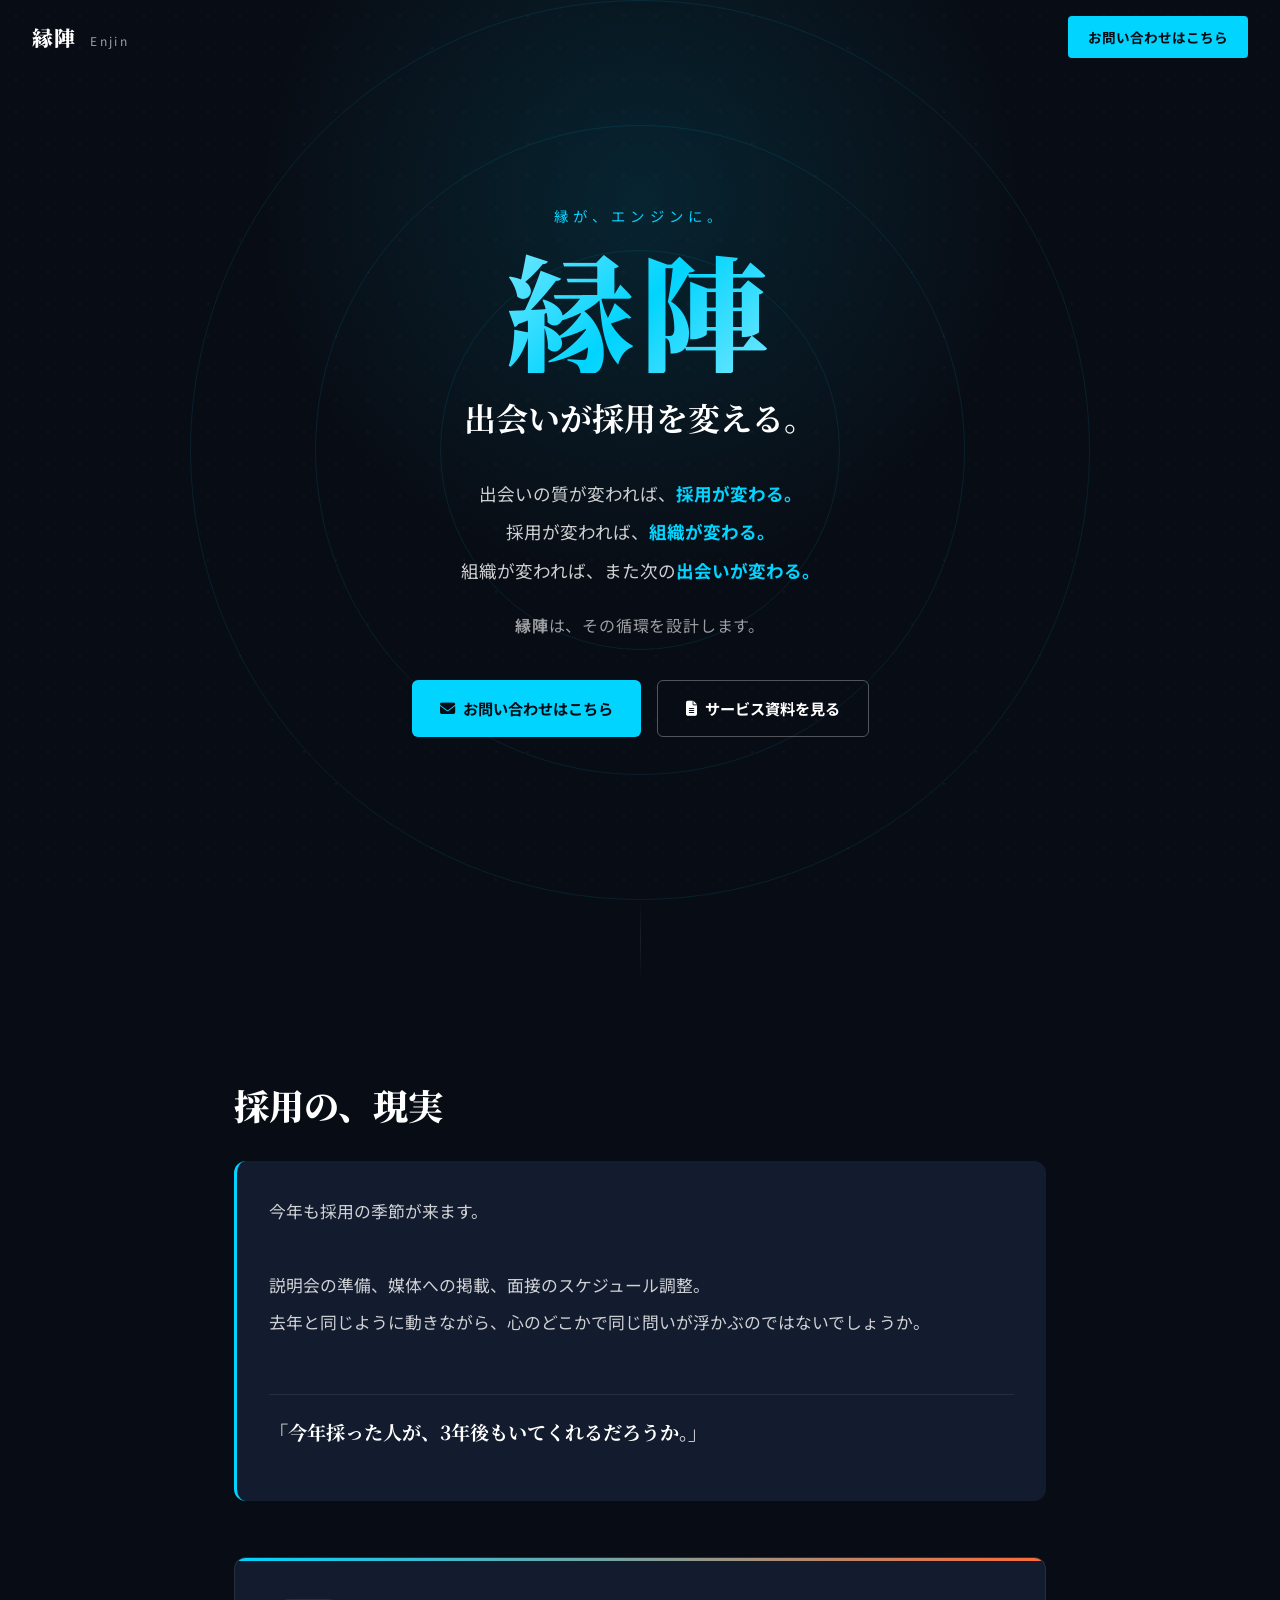
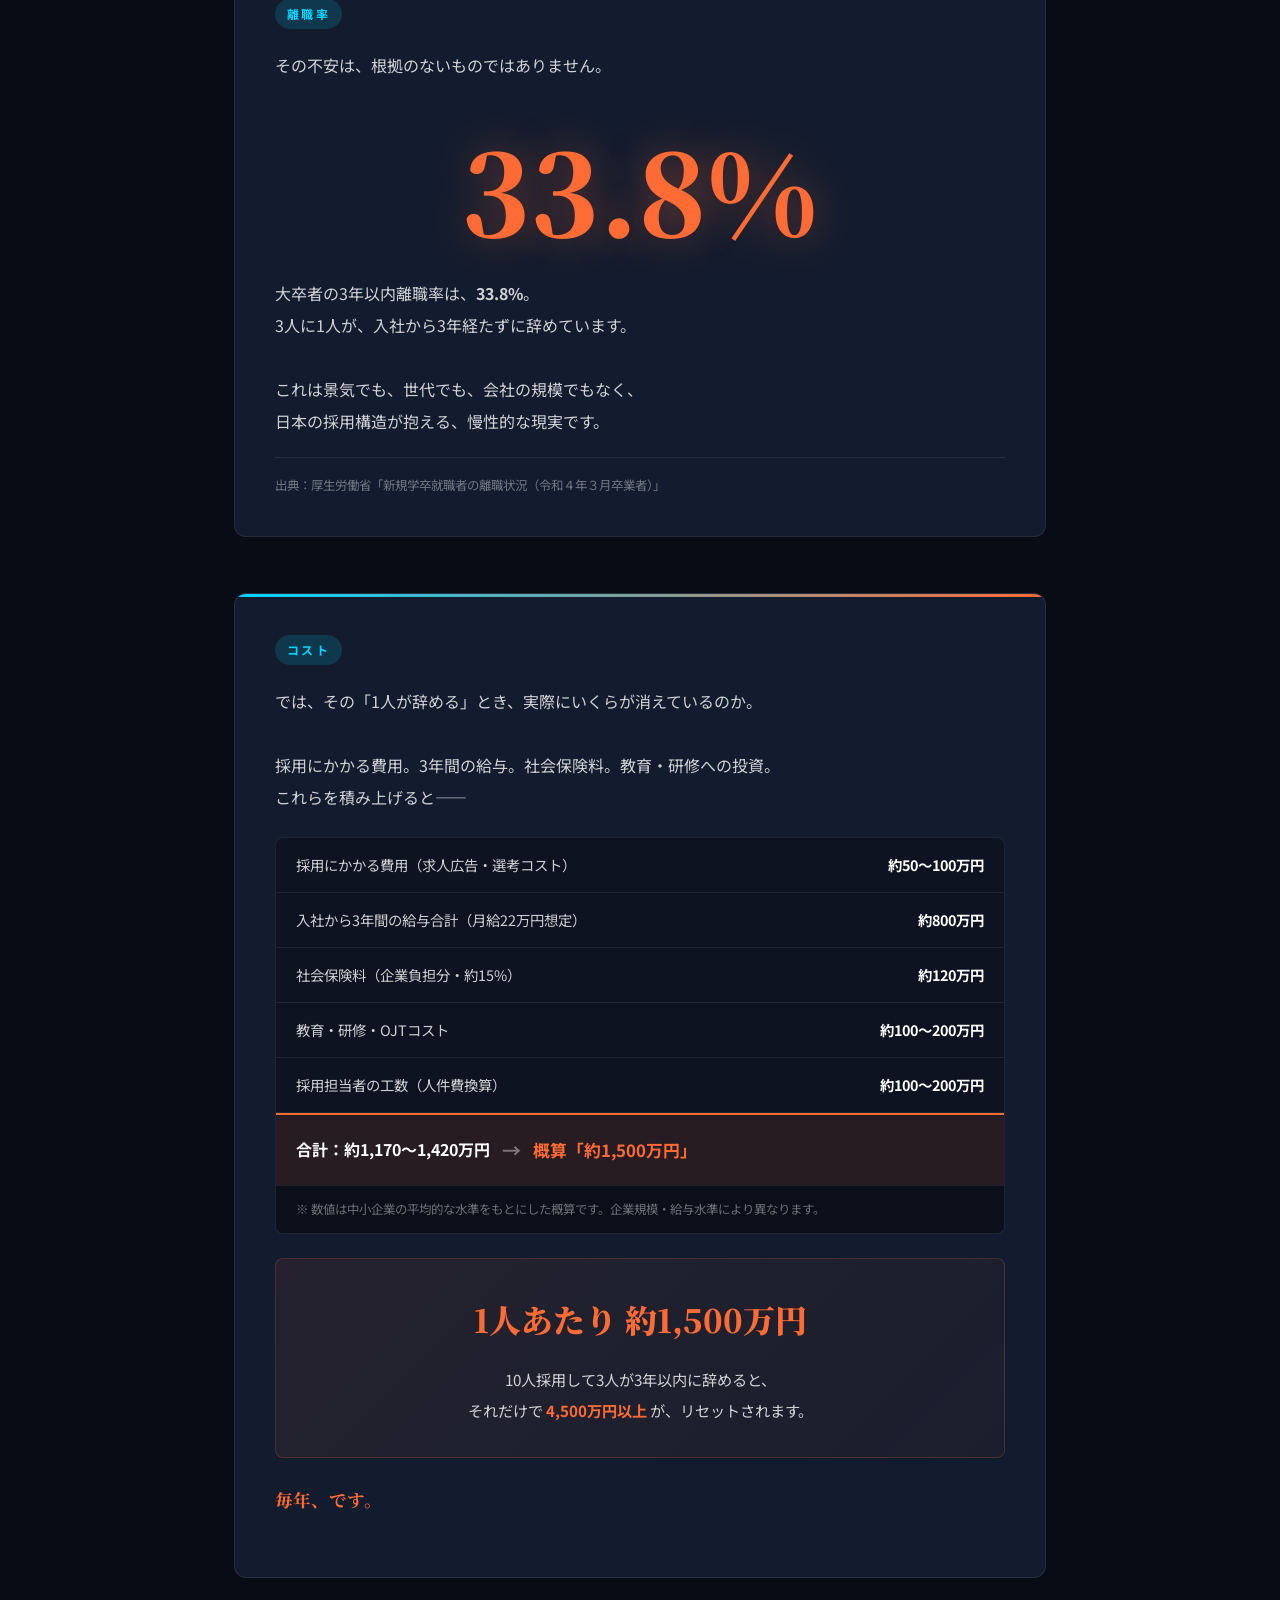
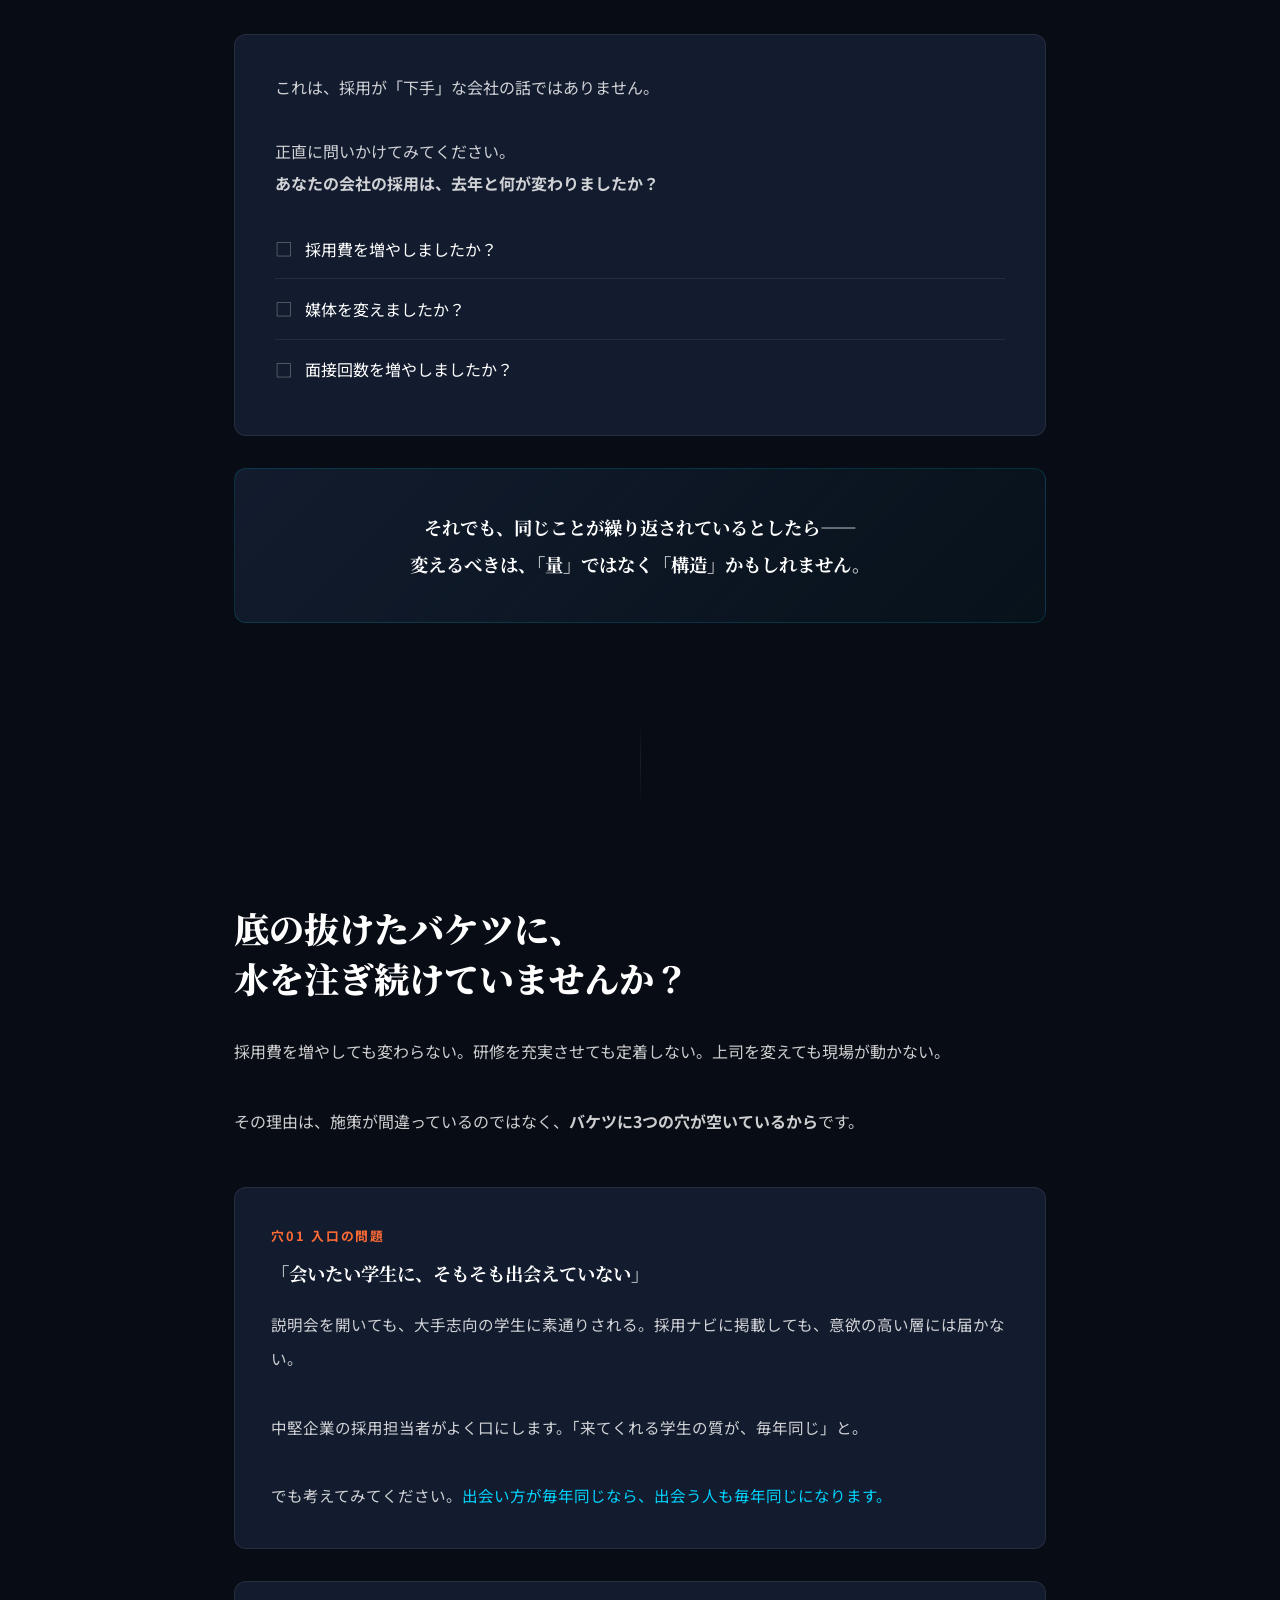
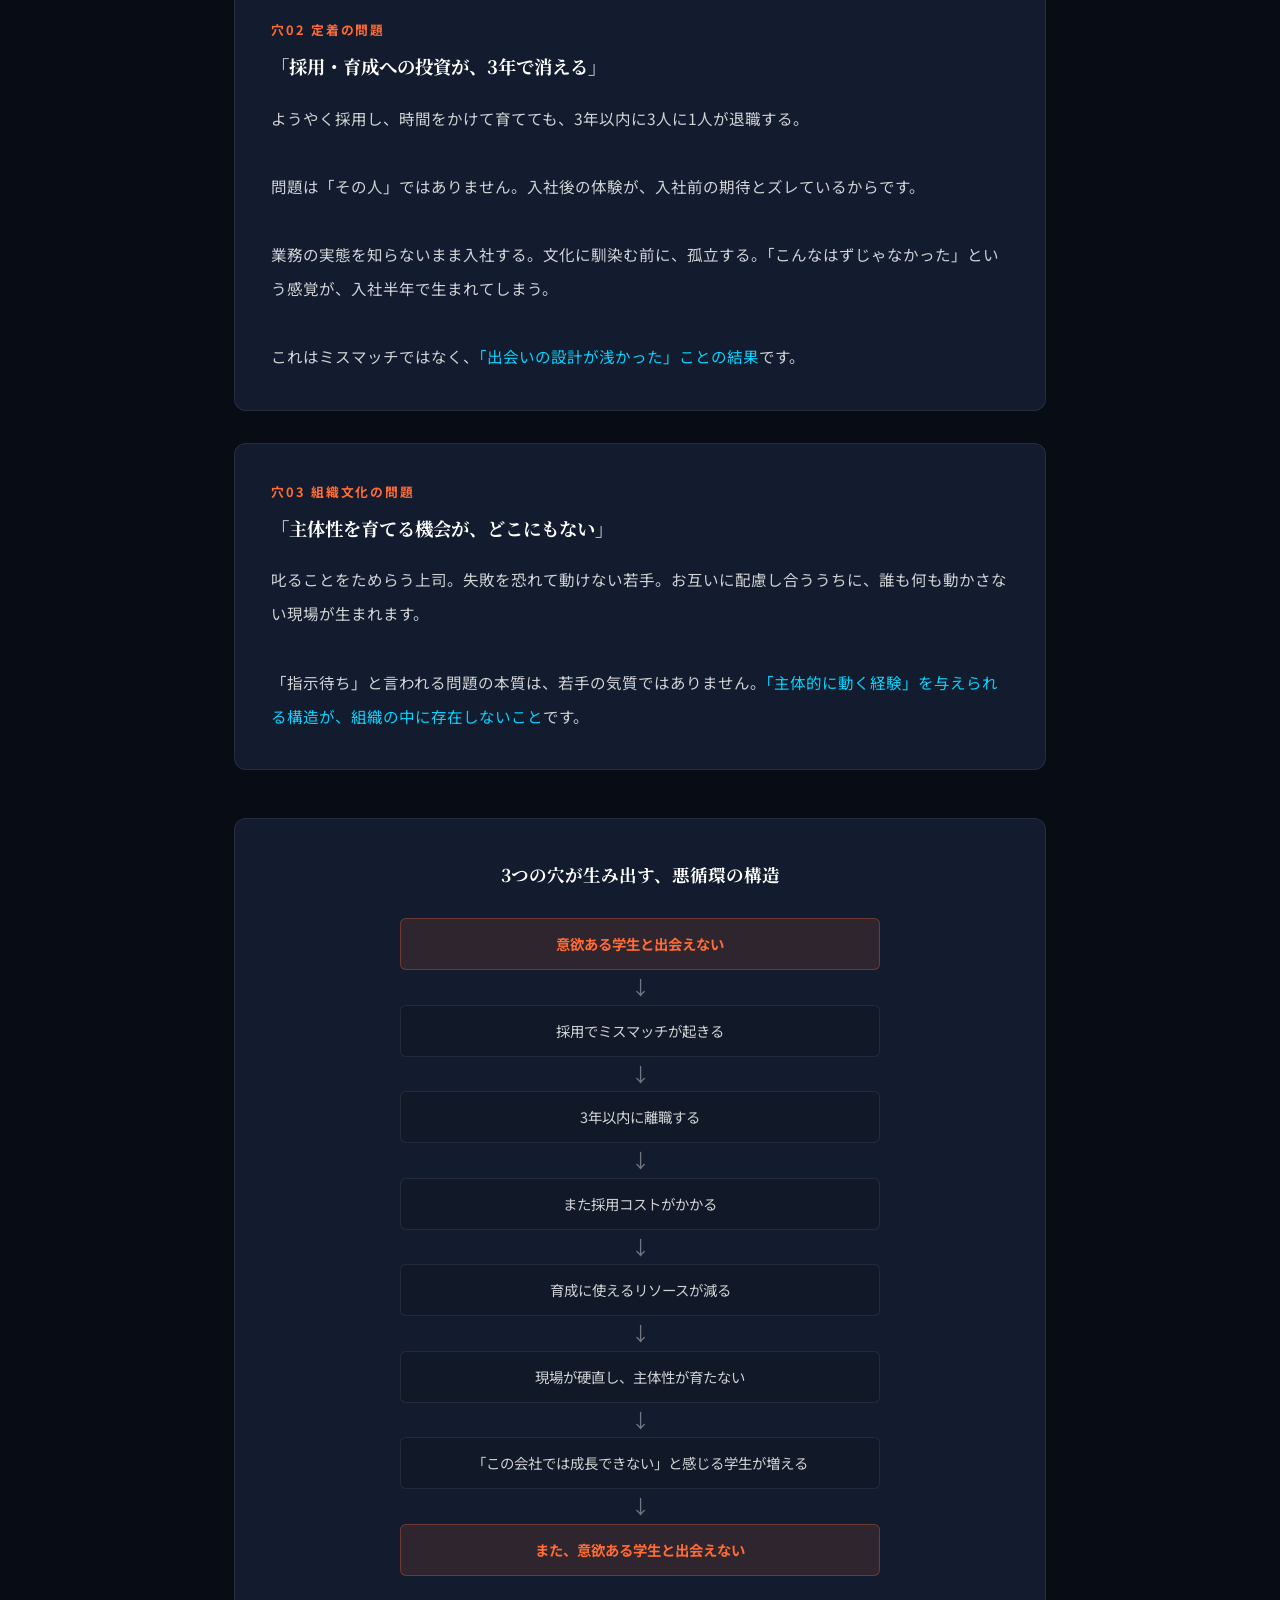
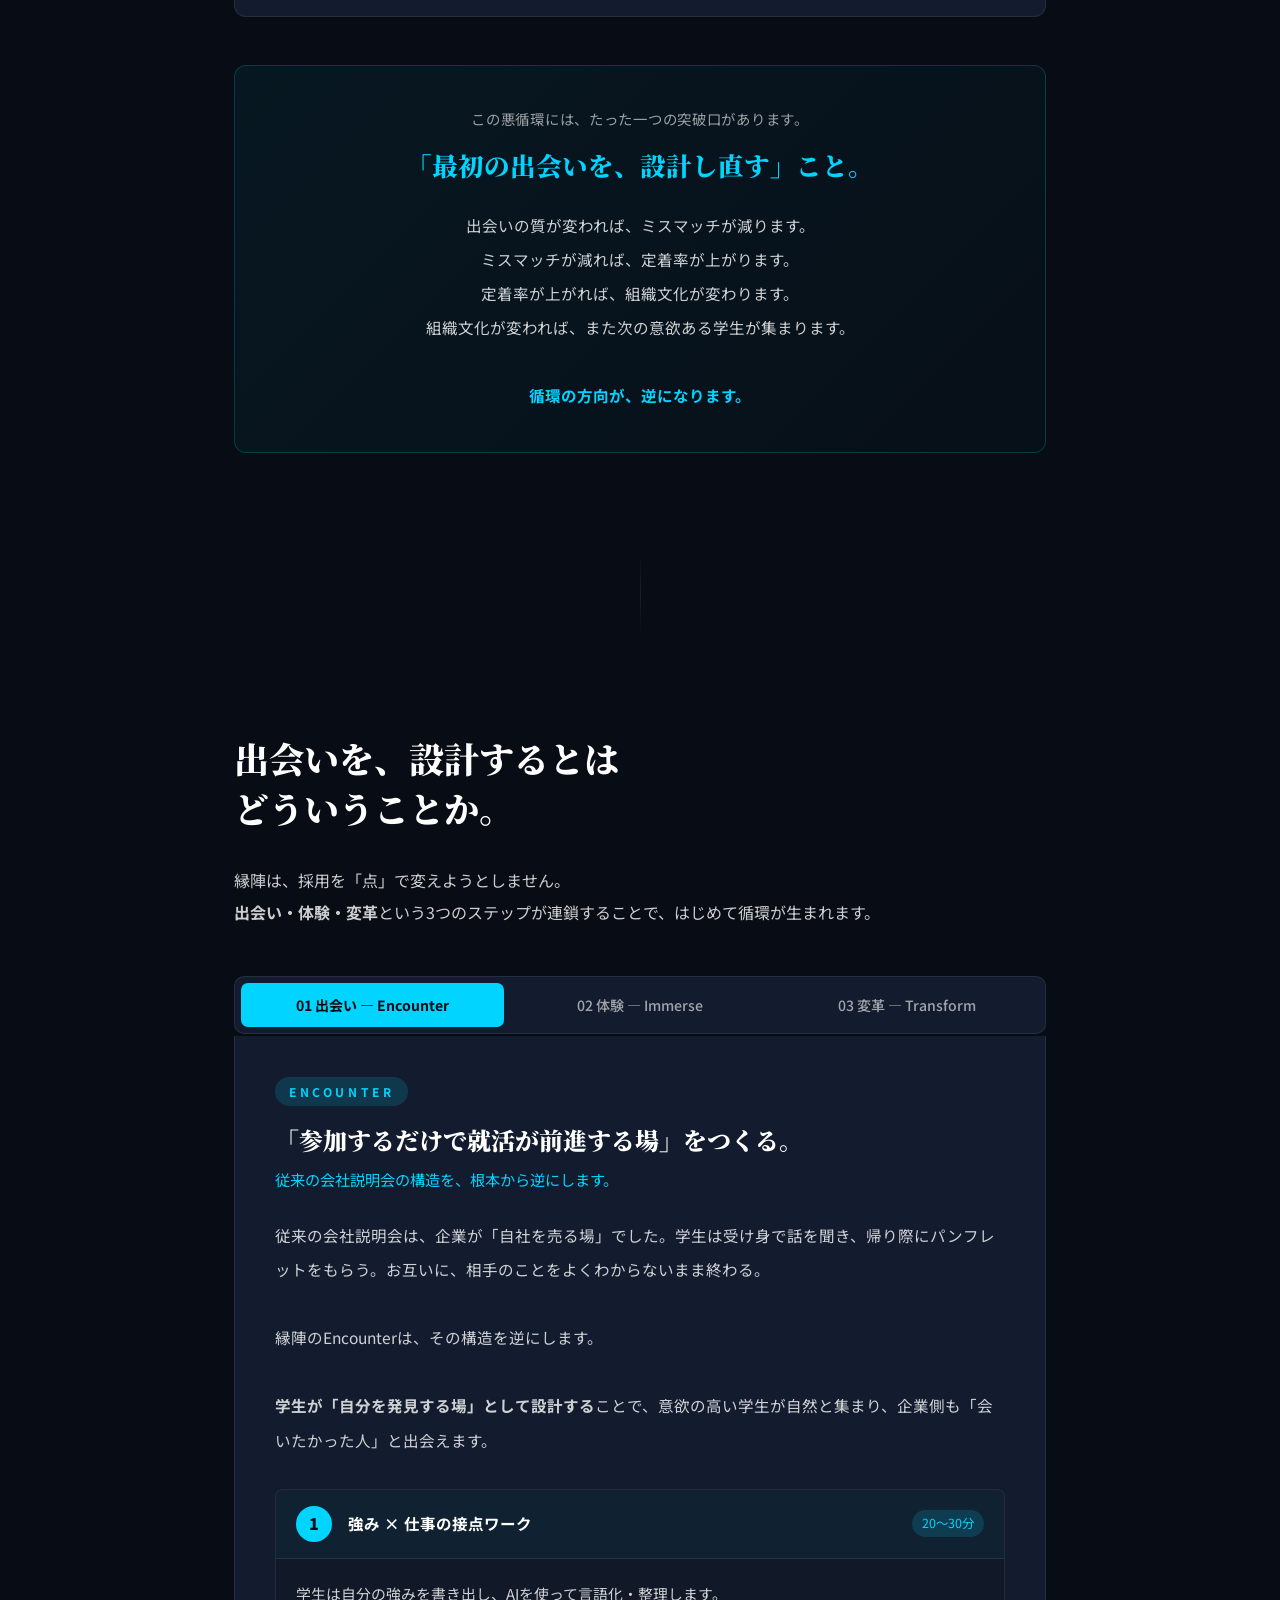
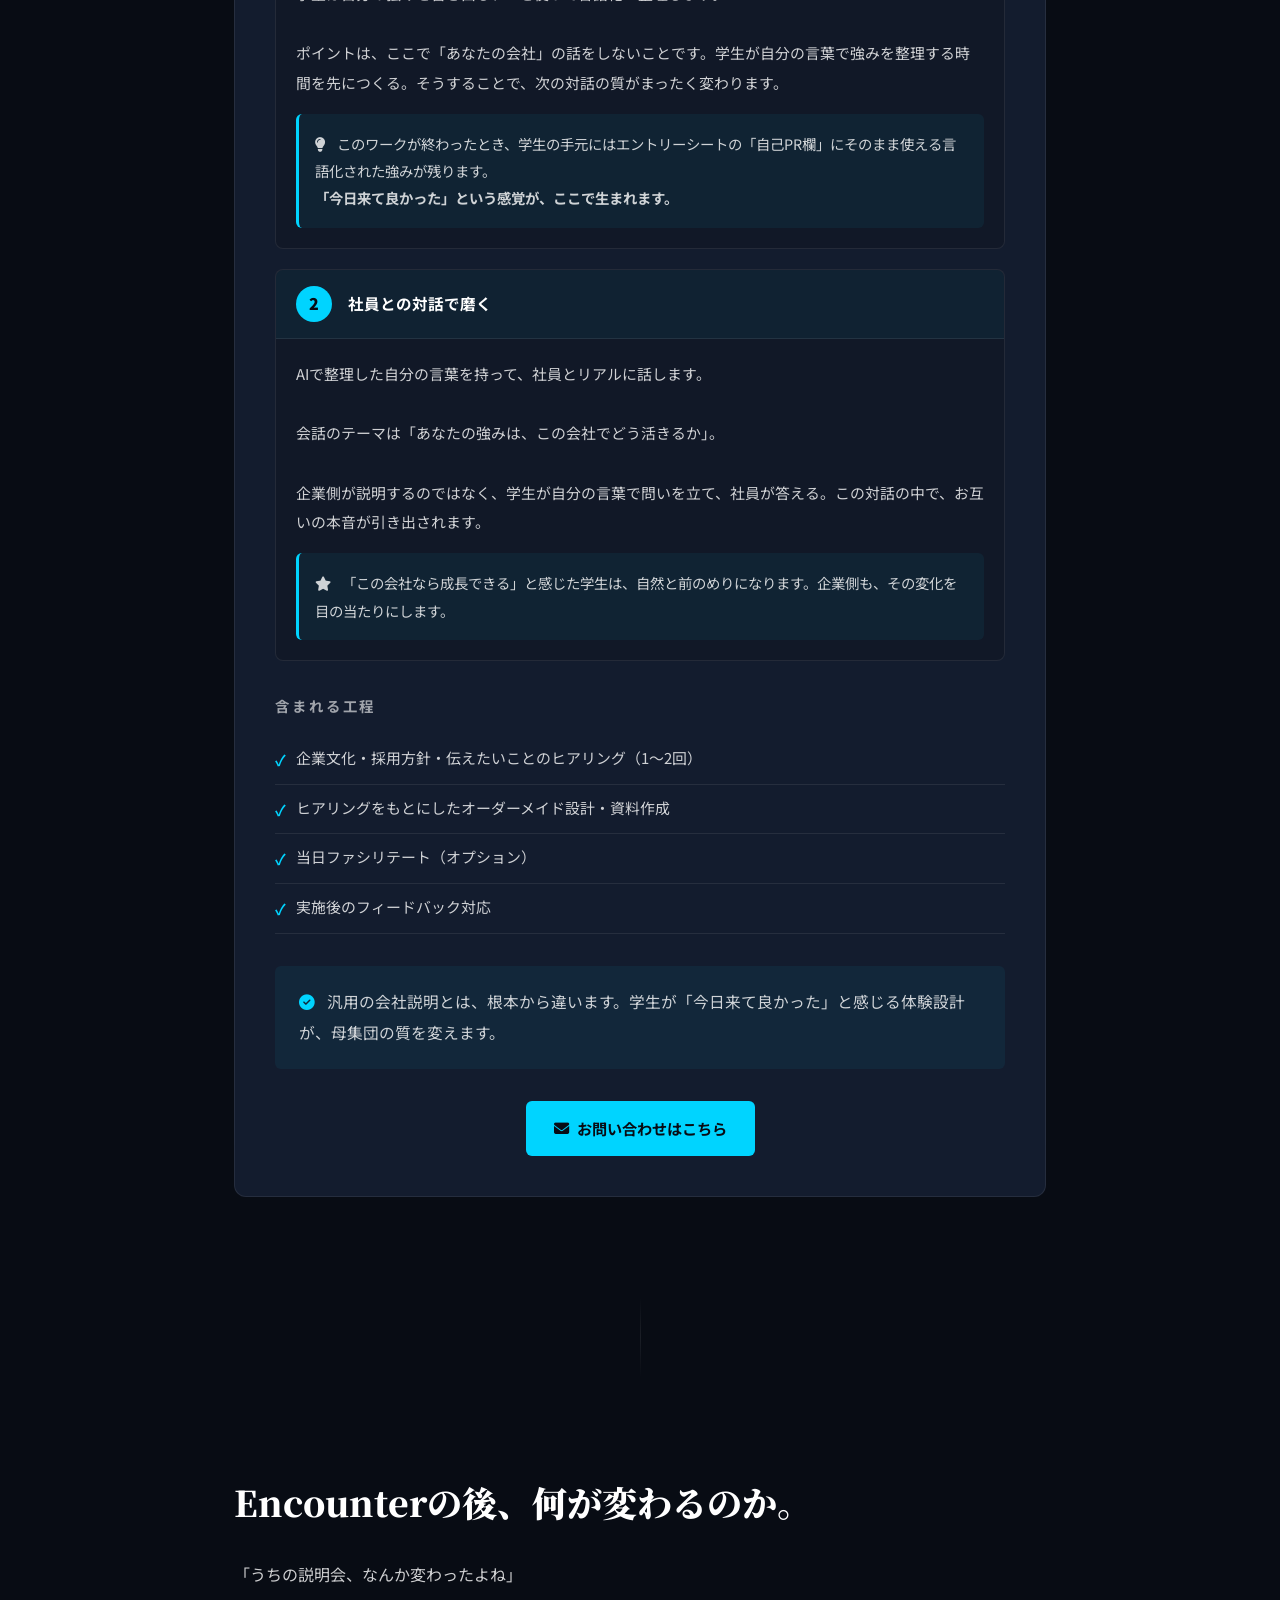
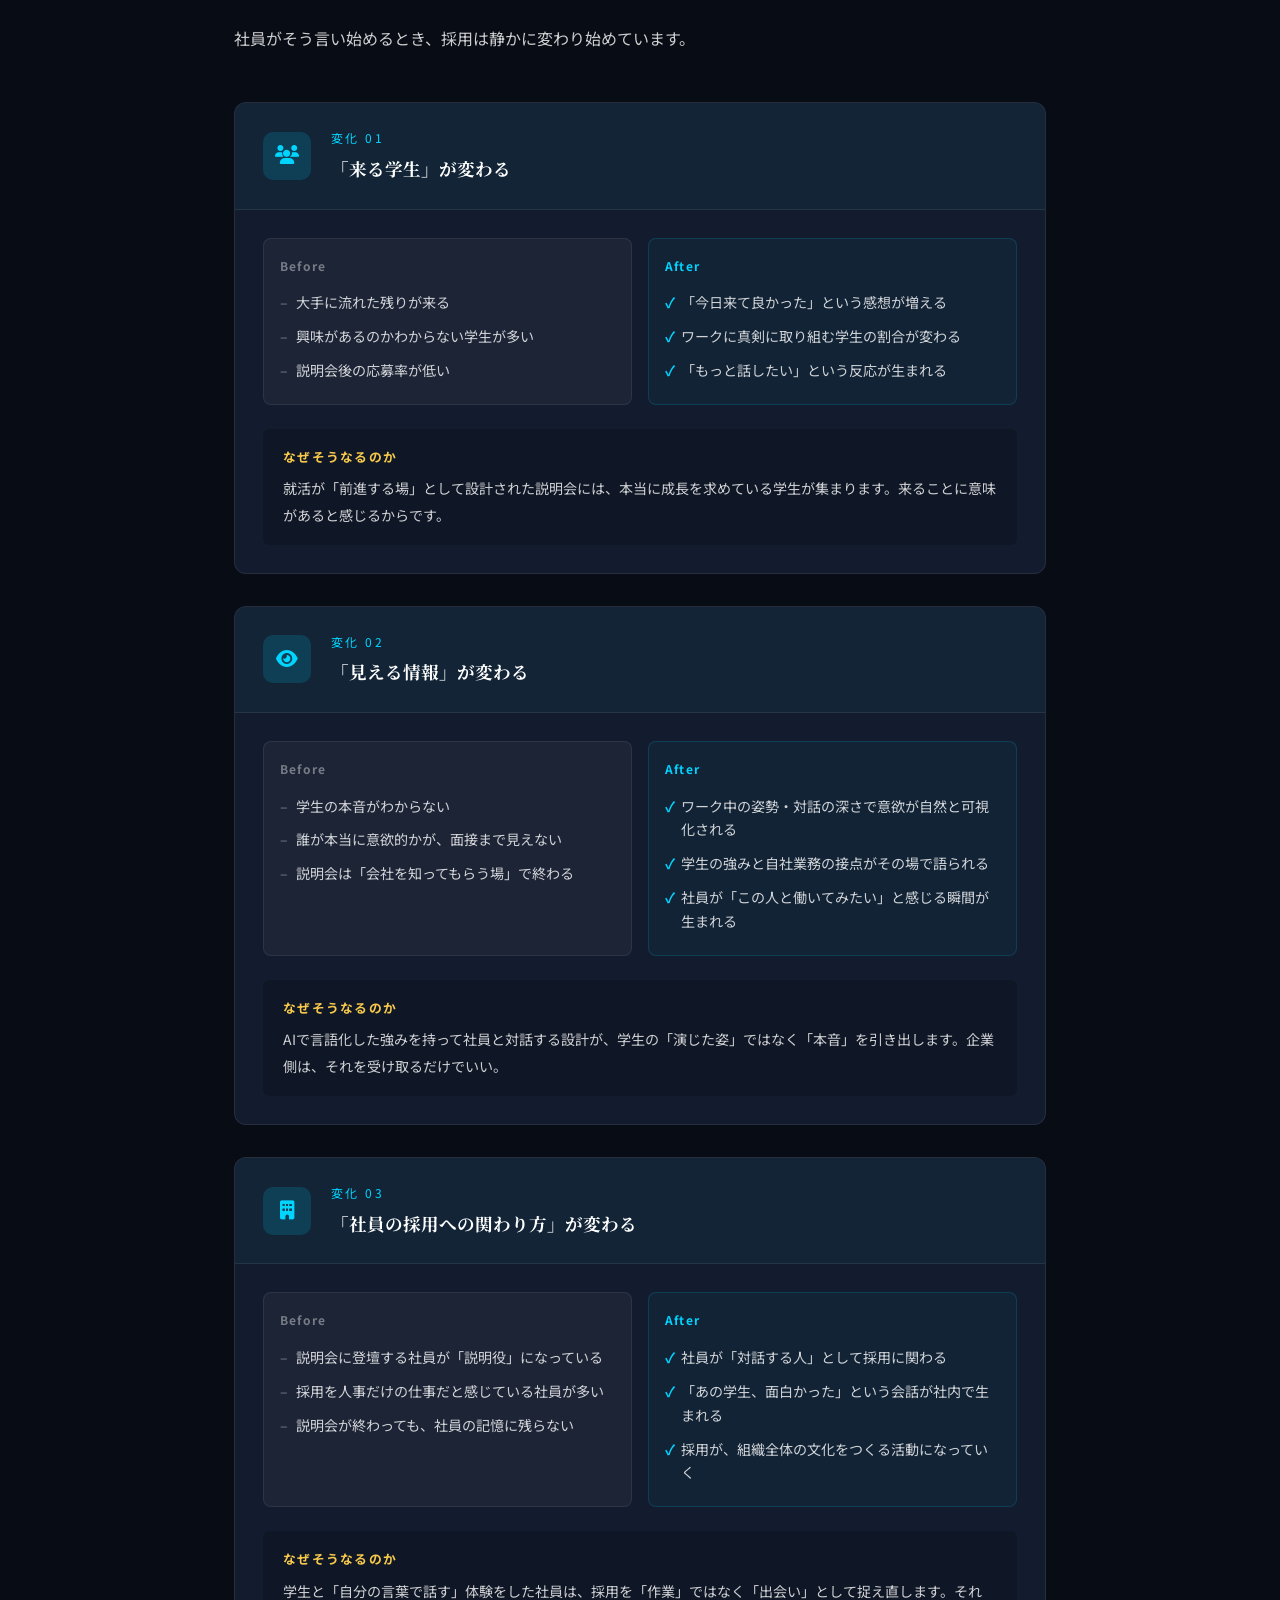
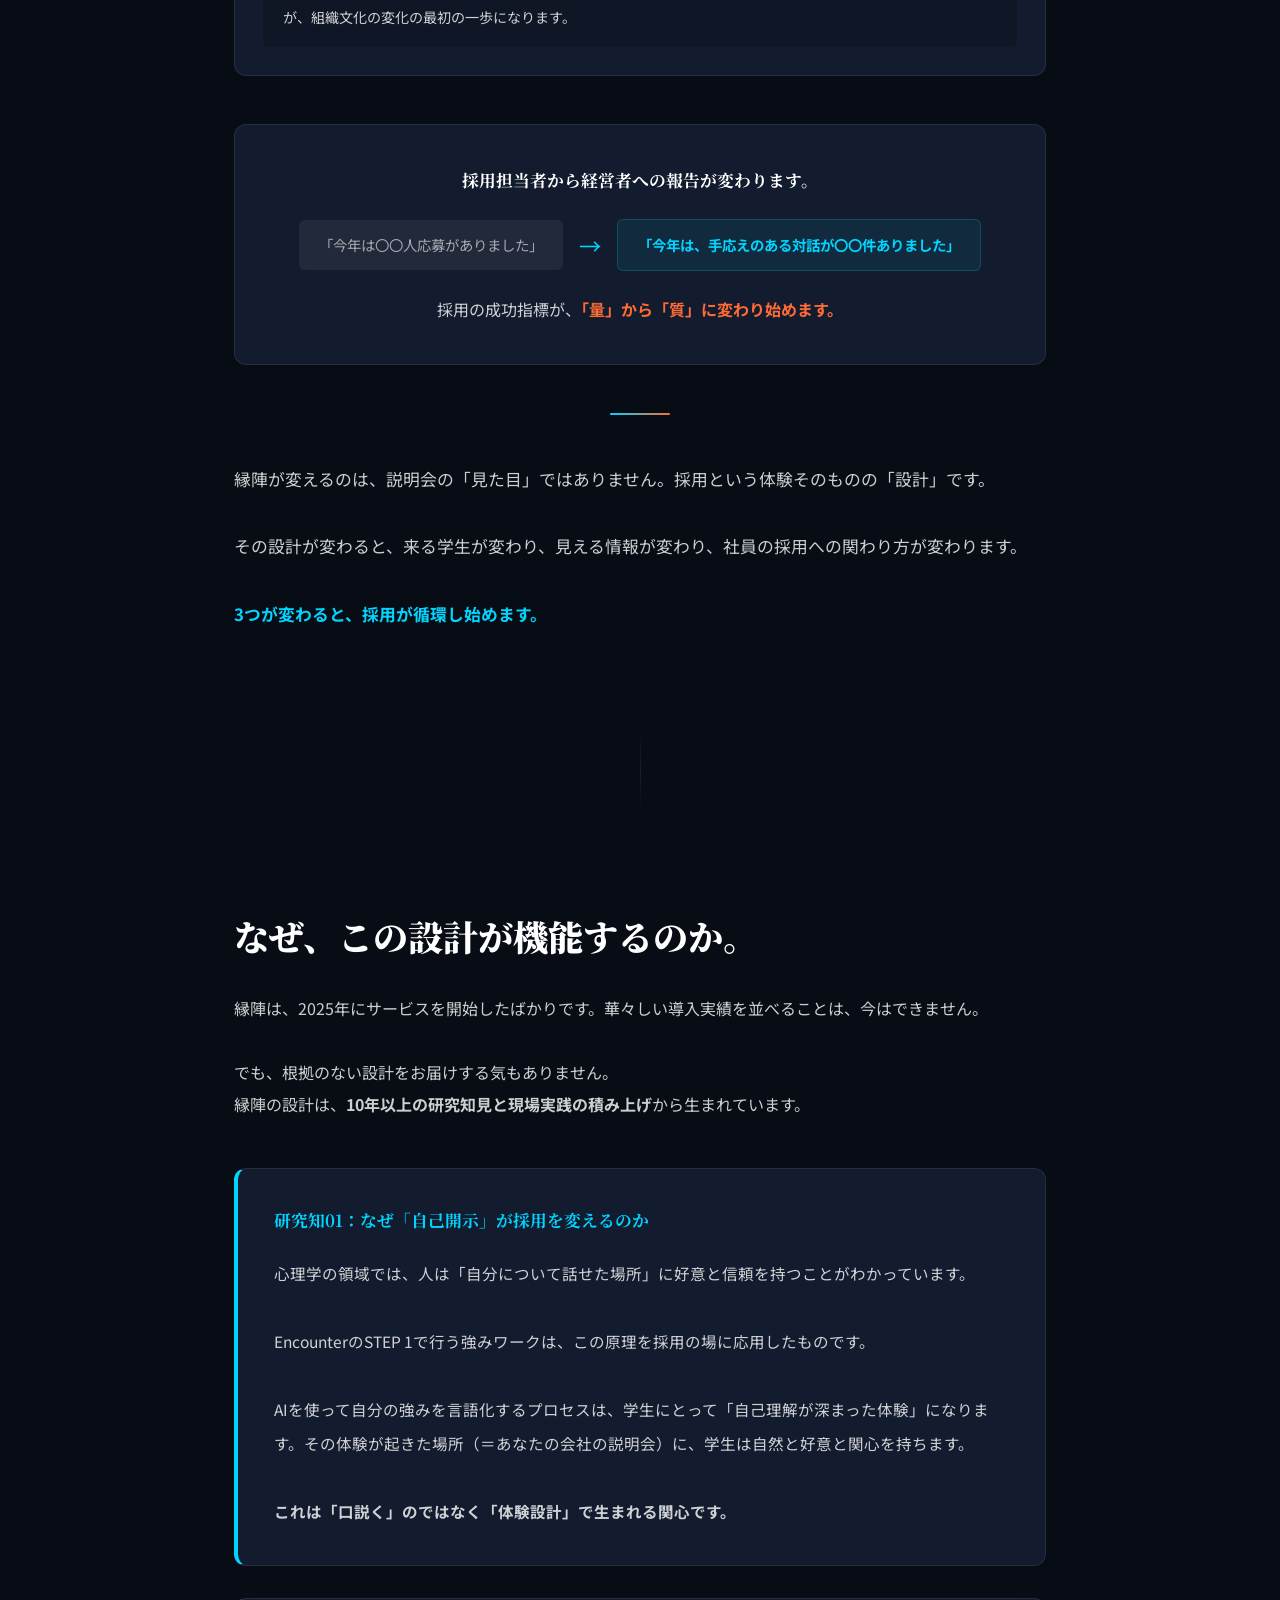
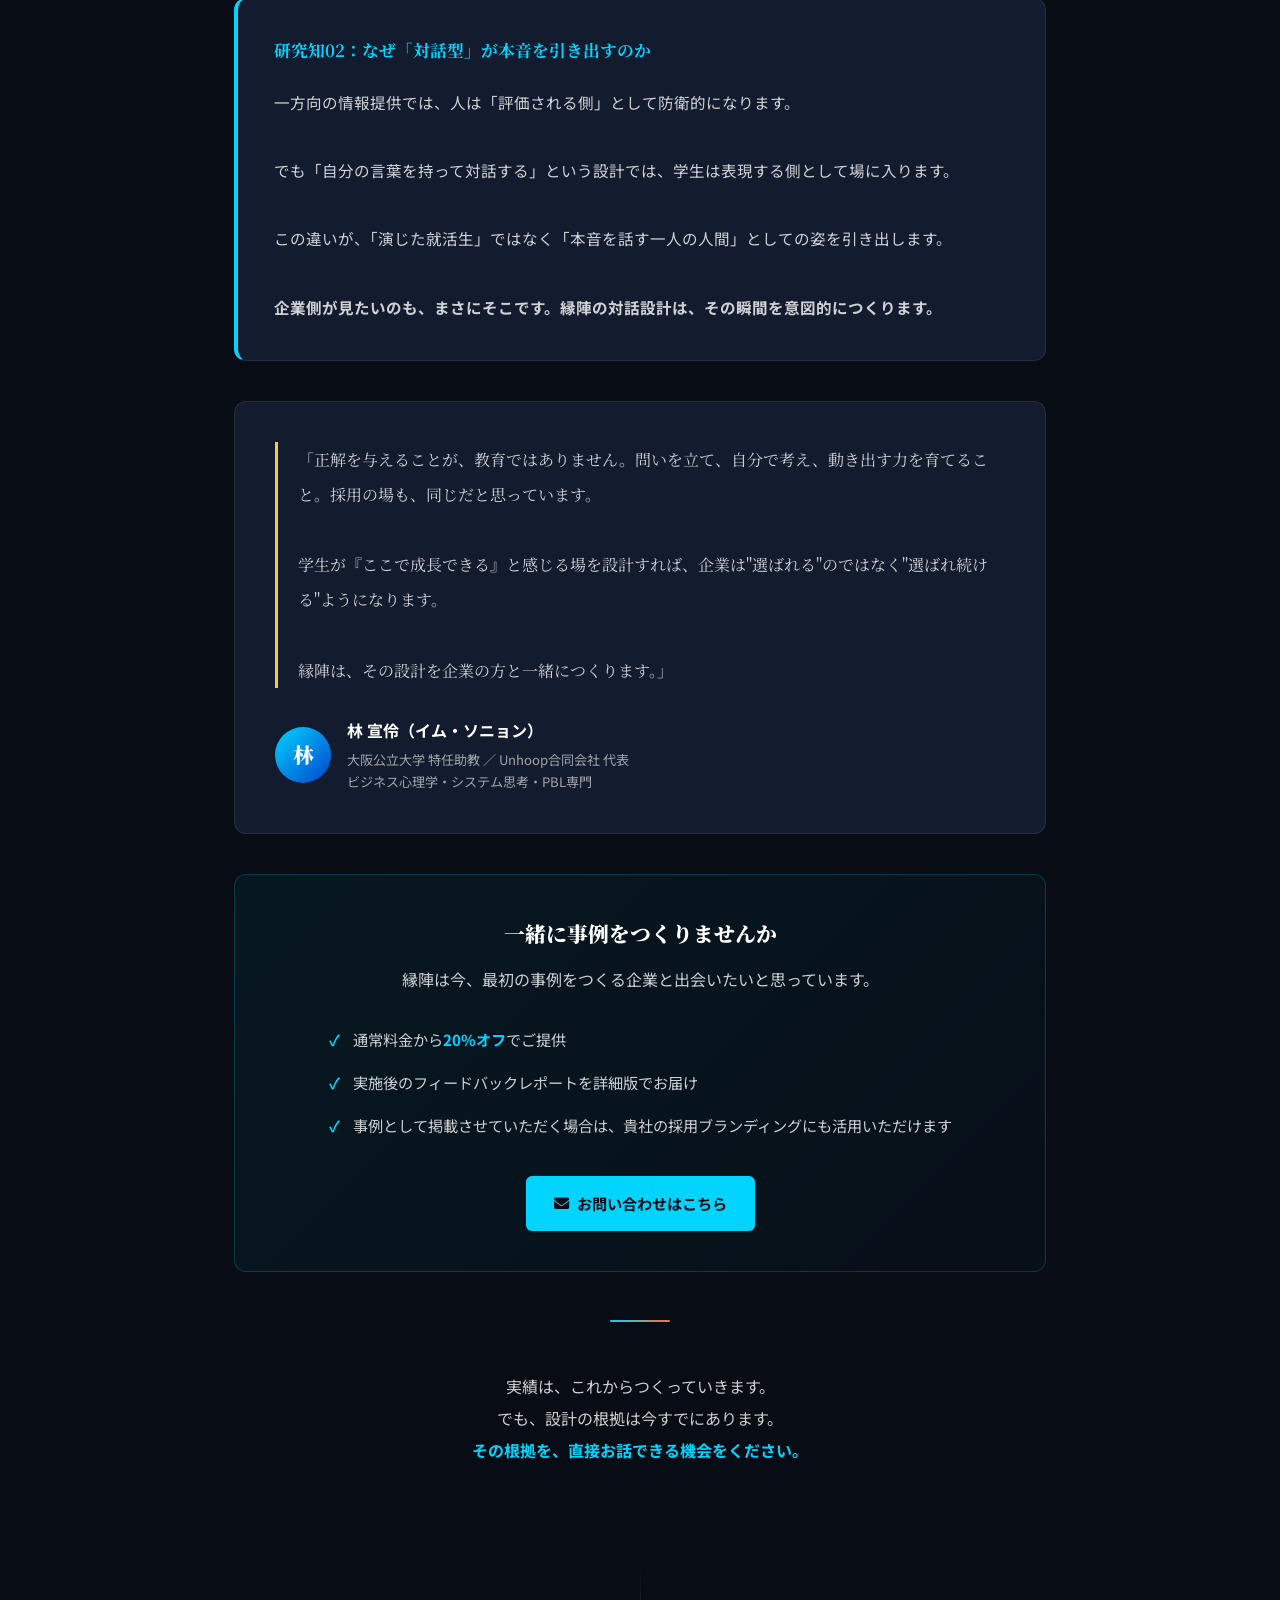
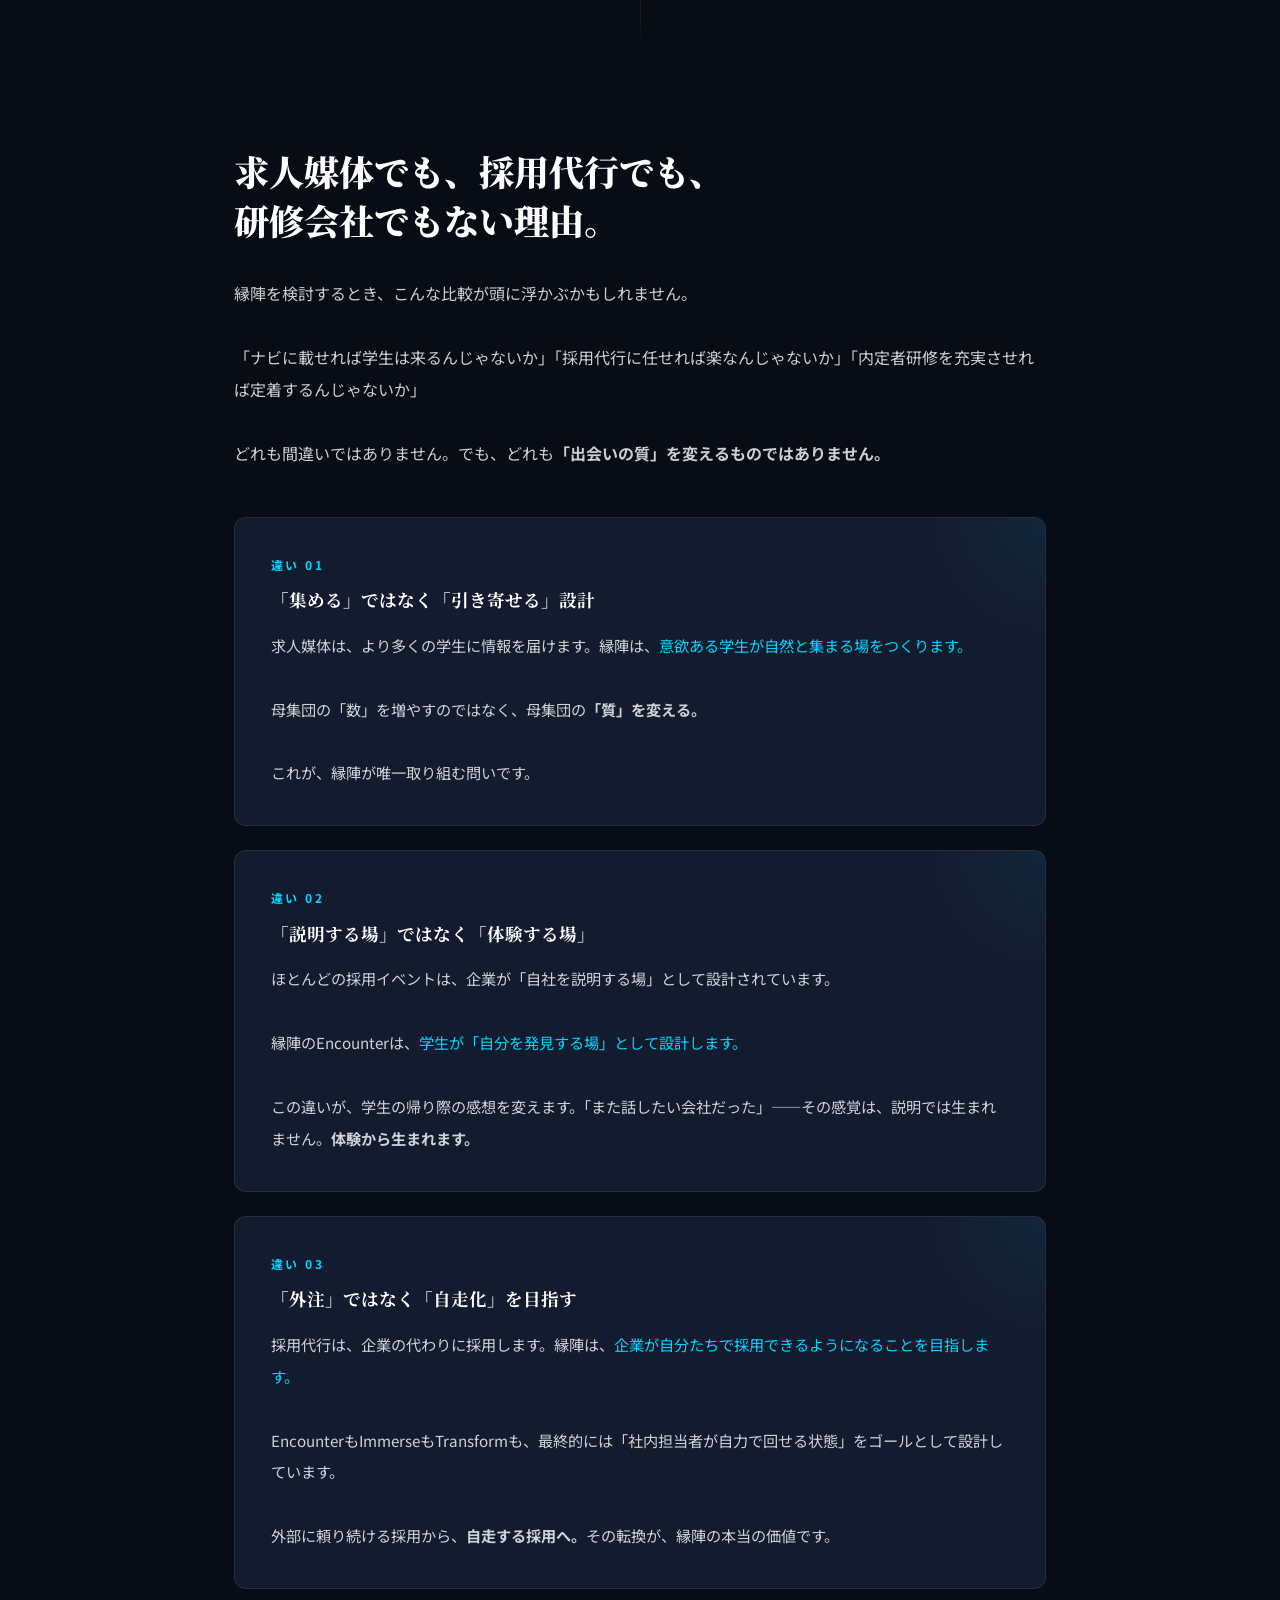
<file: index.html>
<!DOCTYPE html>
<html lang="ja">
<head>
  <meta charset="UTF-8" />
  <meta name="viewport" content="width=device-width, initial-scale=1.0" />
  <title>縁陣（Enjin）| 出会いが採用を変える。</title>
  <meta name="description" content="出会いの質が変われば、採用が変わる。採用が変われば、組織が変わる。縁陣は、その循環を設計します。" />
  <link rel="preconnect" href="https://fonts.googleapis.com" />
  <link rel="preconnect" href="https://fonts.gstatic.com" crossorigin />
  <link href="https://fonts.googleapis.com/css2?family=Noto+Sans+JP:wght@400;500;700;900&family=Noto+Serif+JP:wght@400;700;900&display=swap" rel="stylesheet" />
  <link rel="stylesheet" href="https://cdn.jsdelivr.net/npm/@fortawesome/fontawesome-free@6.4.0/css/all.min.css" />
  <style>
/* =============================================
   縁陣（Enjin）LP — style.css
   ============================================= */

/* ---------- CSS Variables ---------- */
:root {
  --color-bg:         #080c14;
  --color-bg-2:       #0c1220;
  --color-bg-3:       #111827;
  --color-surface:    #131c2e;
  --color-surface-2:  #1a2540;
  --color-border:     rgba(255,255,255,0.08);
  --color-cyan:       #00d4ff;
  --color-cyan-dim:   rgba(0,212,255,0.15);
  --color-accent:     #ff6b35;
  --color-accent-dim: rgba(255,107,53,0.15);
  --color-gold:       #f7c94b;
  --color-white:      #ffffff;
  --color-white-80:   rgba(255,255,255,0.80);
  --color-white-60:   rgba(255,255,255,0.60);
  --color-white-40:   rgba(255,255,255,0.40);
  --color-white-20:   rgba(255,255,255,0.10);
  --font-sans:        'Noto Sans JP', sans-serif;
  --font-serif:       'Noto Serif JP', serif;
  --max-w:            860px;
  --radius:           12px;
  --transition:       0.3s ease;
}

/* ---------- Reset & Base ---------- */
*, *::before, *::after { box-sizing: border-box; margin: 0; padding: 0; }

html { scroll-behavior: smooth; font-size: 16px; }

body {
  background: var(--color-bg);
  color: var(--color-white);
  font-family: var(--font-sans);
  line-height: 1.8;
  overflow-x: hidden;
}

a { color: inherit; text-decoration: none; }
strong { font-weight: 700; }
em { font-style: normal; color: var(--color-cyan); }

/* ---------- Utility ---------- */
.container {
  max-width: var(--max-w);
  margin: 0 auto;
  padding: 0 24px;
}

.section {
  padding: 100px 0;
}

.section-sep {
  width: 1px;
  height: 80px;
  background: linear-gradient(to bottom, transparent, var(--color-border), transparent);
  margin: 0 auto;
}

.divider {
  width: 60px;
  height: 2px;
  background: linear-gradient(90deg, var(--color-cyan), var(--color-accent));
  margin: 48px auto;
  border-radius: 2px;
}

/* ---------- Reveal animation ---------- */
.reveal {
  opacity: 0;
  transform: translateY(32px);
  transition: opacity 0.7s ease, transform 0.7s ease;
}
.reveal.visible {
  opacity: 1;
  transform: translateY(0);
}

/* ---------- NAVIGATION ---------- */
.nav {
  position: fixed;
  top: 0;
  left: 0;
  right: 0;
  z-index: 1000;
  display: flex;
  align-items: center;
  justify-content: space-between;
  padding: 16px 32px;
  background: transparent;
  transition: background var(--transition), box-shadow var(--transition), padding var(--transition);
}
.nav.scrolled {
  background: rgba(8,12,20,0.92);
  backdrop-filter: blur(16px);
  box-shadow: 0 1px 0 var(--color-border);
  padding: 12px 32px;
}
.nav-logo {
  font-family: var(--font-serif);
  font-size: 1.3rem;
  font-weight: 900;
  letter-spacing: 0.05em;
  color: var(--color-white);
}
.nav-logo span {
  font-family: var(--font-sans);
  font-size: 0.75rem;
  font-weight: 400;
  color: var(--color-white-60);
  margin-left: 8px;
  letter-spacing: 0.2em;
}
.nav-cta {
  display: inline-flex;
  align-items: center;
  gap: 8px;
  padding: 9px 20px;
  background: var(--color-cyan);
  color: var(--color-bg);
  font-size: 0.85rem;
  font-weight: 700;
  border-radius: 4px;
  transition: opacity var(--transition), transform var(--transition);
}
.nav-cta:hover { opacity: 0.85; transform: translateY(-1px); }

/* ---------- HERO ---------- */
#sec01 {
  position: relative;
  min-height: 100vh;
  display: flex;
  align-items: center;
  justify-content: center;
  overflow: hidden;
  padding: 120px 24px 80px;
}

.hero-bg {
  position: absolute;
  inset: 0;
  pointer-events: none;
  overflow: hidden;
}
.hero-bg-dots {
  position: absolute;
  inset: 0;
  background-image: radial-gradient(circle, rgba(255,255,255,0.04) 1px, transparent 1px);
  background-size: 32px 32px;
}
.hero-bg-glow {
  position: absolute;
  top: -200px;
  left: 50%;
  transform: translateX(-50%);
  width: 800px;
  height: 800px;
  background: radial-gradient(circle, rgba(0,212,255,0.12) 0%, transparent 70%);
  animation: glow-pulse 6s ease-in-out infinite alternate;
}
@keyframes glow-pulse {
  0%   { opacity: 0.6; transform: translateX(-50%) scale(1); }
  100% { opacity: 1;   transform: translateX(-50%) scale(1.1); }
}
.hero-bg-circle {
  position: absolute;
  border-radius: 50%;
  border: 1px solid rgba(0,212,255,0.1);
  animation: ring-expand 8s ease-in-out infinite;
}
.hero-bg-circle:nth-child(3) { width: 400px; height: 400px; top: 50%; left: 50%; transform: translate(-50%,-50%); animation-delay: 0s; }
.hero-bg-circle:nth-child(4) { width: 650px; height: 650px; top: 50%; left: 50%; transform: translate(-50%,-50%); animation-delay: 2s; }
.hero-bg-circle:nth-child(5) { width: 900px; height: 900px; top: 50%; left: 50%; transform: translate(-50%,-50%); animation-delay: 4s; }
@keyframes ring-expand {
  0%,100% { opacity: 0.4; }
  50%      { opacity: 0.15; }
}

.hero-content {
  position: relative;
  z-index: 1;
  text-align: center;
  max-width: 760px;
  width: 100%;
}
.hero-tagline {
  font-size: 0.9rem;
  letter-spacing: 0.35em;
  color: var(--color-cyan);
  margin-bottom: 16px;
  animation: fade-in-up 0.8s ease 0.2s both;
}
.hero-logo-text {
  font-family: var(--font-serif);
  font-size: clamp(4rem, 12vw, 8rem);
  font-weight: 900;
  line-height: 1;
  letter-spacing: 0.05em;
  background: linear-gradient(135deg, #ffffff 0%, #00d4ff 50%, #ffffff 100%);
  -webkit-background-clip: text;
  -webkit-text-fill-color: transparent;
  background-clip: text;
  margin-bottom: 16px;
  animation: fade-in-up 0.8s ease 0.4s both;
}
.hero-main-copy {
  font-family: var(--font-serif);
  font-size: clamp(1.4rem, 4vw, 2rem);
  font-weight: 700;
  color: var(--color-white);
  margin-bottom: 28px;
  animation: fade-in-up 0.8s ease 0.6s both;
}
.hero-sub-copy {
  font-size: clamp(0.95rem, 2.5vw, 1.1rem);
  color: var(--color-white-80);
  line-height: 2.2;
  margin-bottom: 20px;
  animation: fade-in-up 0.8s ease 0.8s both;
}
.hero-sub-copy .highlight {
  color: var(--color-cyan);
  font-weight: 700;
}
.hero-brand-line {
  font-size: 1rem;
  color: var(--color-white-60);
  margin-bottom: 40px;
  letter-spacing: 0.05em;
  animation: fade-in-up 0.8s ease 1.0s both;
}
.hero-cta-group {
  display: flex;
  gap: 16px;
  justify-content: center;
  flex-wrap: wrap;
  animation: fade-in-up 0.8s ease 1.2s both;
}

@keyframes fade-in-up {
  from { opacity: 0; transform: translateY(24px); }
  to   { opacity: 1; transform: translateY(0); }
}

/* ---------- Buttons ---------- */
.btn {
  display: inline-flex;
  align-items: center;
  gap: 8px;
  padding: 14px 28px;
  border-radius: 6px;
  font-size: 0.95rem;
  font-weight: 700;
  transition: transform var(--transition), opacity var(--transition), box-shadow var(--transition);
  cursor: pointer;
  border: none;
}
.btn:hover { transform: translateY(-2px); box-shadow: 0 8px 24px rgba(0,0,0,0.3); }
.btn-primary {
  background: var(--color-cyan);
  color: var(--color-bg);
}
.btn-primary:hover { opacity: 0.9; }
.btn-secondary {
  background: transparent;
  color: var(--color-white);
  border: 1px solid rgba(255,255,255,0.3);
}
.btn-secondary:hover { border-color: var(--color-cyan); color: var(--color-cyan); }

/* ---------- Section Titles ---------- */
.section-title {
  font-family: var(--font-serif);
  font-size: clamp(1.6rem, 4vw, 2.2rem);
  font-weight: 900;
  line-height: 1.4;
  margin-bottom: 32px;
  color: var(--color-white);
}
.section-lead {
  font-size: 1rem;
  color: var(--color-white-80);
  line-height: 2;
  margin-bottom: 48px;
}

/* ---------- SEC 02 採用の現実 ---------- */
.sec02-opening {
  font-size: 1.05rem;
  color: var(--color-white-80);
  line-height: 2.2;
  margin-bottom: 56px;
  padding: 32px;
  background: var(--color-surface);
  border-radius: var(--radius);
  border-left: 3px solid var(--color-cyan);
}
.sec02-inner-voice {
  display: block;
  font-family: var(--font-serif);
  font-size: 1.2rem;
  font-weight: 700;
  color: var(--color-white);
  margin-top: 16px;
  padding: 16px 0;
  border-top: 1px solid var(--color-border);
}

.stat-block {
  margin-bottom: 56px;
  padding: 40px;
  background: var(--color-surface);
  border-radius: var(--radius);
  border: 1px solid var(--color-border);
  position: relative;
  overflow: hidden;
}
.stat-block::before {
  content: '';
  position: absolute;
  top: 0; left: 0; right: 0;
  height: 3px;
  background: linear-gradient(90deg, var(--color-cyan), var(--color-accent));
}
.stat-block-label {
  display: inline-block;
  font-size: 0.75rem;
  font-weight: 700;
  letter-spacing: 0.2em;
  color: var(--color-cyan);
  background: var(--color-cyan-dim);
  padding: 4px 12px;
  border-radius: 40px;
  margin-bottom: 20px;
  text-transform: uppercase;
}
.stat-block-text {
  font-size: 1rem;
  color: var(--color-white-80);
  line-height: 2;
  margin-bottom: 20px;
}
.stat-number {
  text-align: center;
  padding: 32px 0;
}
.stat-number .counter {
  font-family: var(--font-serif);
  font-size: clamp(4rem, 12vw, 7rem);
  font-weight: 900;
  color: var(--color-accent);
  line-height: 1;
  text-shadow: 0 0 40px rgba(255,107,53,0.4);
}
.stat-caption {
  font-size: 0.78rem;
  color: var(--color-white-40);
  margin-top: 16px;
  padding-top: 16px;
  border-top: 1px solid var(--color-border);
}

.stat-cost-breakdown {
  background: rgba(0,0,0,0.3);
  border-radius: 8px;
  border: 1px solid var(--color-border);
  overflow: hidden;
  margin: 24px 0;
}
.cost-row {
  display: flex;
  justify-content: space-between;
  align-items: center;
  padding: 14px 20px;
  border-bottom: 1px solid var(--color-border);
  gap: 16px;
}
.cost-row:last-of-type { border-bottom: none; }
.cost-item { font-size: 0.9rem; color: var(--color-white-80); flex: 1; }
.cost-val  { font-size: 0.9rem; font-weight: 700; color: var(--color-white); white-space: nowrap; }
.cost-total {
  display: flex;
  align-items: center;
  gap: 12px;
  padding: 18px 20px;
  background: rgba(255,107,53,0.1);
  border-top: 2px solid var(--color-accent);
  font-weight: 700;
  flex-wrap: wrap;
}
.cost-arrow { color: var(--color-white-40); font-size: 1.2rem; }
.cost-result { color: var(--color-accent); font-size: 1.05rem; }
.cost-note {
  padding: 12px 20px;
  font-size: 0.78rem;
  color: var(--color-white-40);
  background: rgba(0,0,0,0.2);
  border-top: 1px solid var(--color-border);
}

.stat-calc {
  text-align: center;
  padding: 32px;
  margin: 24px 0;
  background: linear-gradient(135deg, rgba(255,107,53,0.08), rgba(255,107,53,0.03));
  border-radius: 8px;
  border: 1px solid rgba(255,107,53,0.2);
}
.stat-calc .big {
  display: block;
  font-family: var(--font-serif);
  font-size: clamp(1.4rem, 4vw, 2rem);
  font-weight: 900;
  color: var(--color-accent);
  margin-bottom: 16px;
}
.stat-calc .note {
  font-size: 0.95rem;
  color: var(--color-white-80);
  line-height: 2;
}

.sec02-questions {
  padding: 36px 40px;
  background: var(--color-surface);
  border-radius: var(--radius);
  border: 1px solid var(--color-border);
  margin-bottom: 32px;
  font-size: 1rem;
  color: var(--color-white-80);
  line-height: 2;
}
.question-item {
  display: flex;
  align-items: center;
  gap: 12px;
  padding: 12px 0;
  font-size: 1rem;
  color: var(--color-white);
  border-bottom: 1px solid var(--color-border);
}
.question-item:last-child { border-bottom: none; }
.question-item::before {
  content: '□';
  font-size: 1.1rem;
  color: var(--color-white-40);
}
.sec02-closing {
  font-family: var(--font-serif);
  font-size: 1.15rem;
  font-weight: 700;
  line-height: 2;
  color: var(--color-white);
  text-align: center;
  padding: 40px;
  background: linear-gradient(135deg, var(--color-surface), rgba(0,212,255,0.03));
  border-radius: var(--radius);
  border: 1px solid rgba(0,212,255,0.15);
}

/* ---------- SEC 03 穴カード ---------- */
.sec03-lead {
  font-size: 1rem;
  color: var(--color-white-80);
  line-height: 2.2;
  margin-bottom: 48px;
}
.hole-card {
  margin-bottom: 32px;
  padding: 36px;
  background: var(--color-surface);
  border-radius: var(--radius);
  border: 1px solid var(--color-border);
  position: relative;
}
.hole-number {
  font-size: 0.8rem;
  font-weight: 700;
  letter-spacing: 0.15em;
  color: var(--color-accent);
  margin-bottom: 12px;
  text-transform: uppercase;
}
.hole-title {
  font-family: var(--font-serif);
  font-size: 1.15rem;
  font-weight: 700;
  color: var(--color-white);
  margin-bottom: 20px;
  line-height: 1.5;
}
.hole-body {
  font-size: 0.97rem;
  color: var(--color-white-80);
  line-height: 2.2;
}

/* 悪循環図 */
.cycle-diagram {
  margin: 48px 0;
  padding: 40px;
  background: var(--color-surface);
  border-radius: var(--radius);
  border: 1px solid var(--color-border);
  text-align: center;
}
.cycle-title {
  font-family: var(--font-serif);
  font-size: 1.1rem;
  font-weight: 700;
  color: var(--color-white);
  margin-bottom: 28px;
}
.cycle-items { display: flex; flex-direction: column; align-items: center; gap: 0; }
.cycle-item {
  padding: 12px 24px;
  background: var(--color-bg-3);
  border-radius: 6px;
  font-size: 0.9rem;
  color: var(--color-white-80);
  width: 100%;
  max-width: 480px;
  border: 1px solid var(--color-border);
  transition: background var(--transition);
}
.cycle-item.highlight {
  background: rgba(255,107,53,0.12);
  border-color: rgba(255,107,53,0.3);
  color: var(--color-accent);
  font-weight: 700;
}
.cycle-arrow {
  font-size: 1.2rem;
  color: var(--color-white-40);
  line-height: 1.8;
}

/* 突破口 */
.breakthrough {
  padding: 40px;
  background: linear-gradient(135deg, rgba(0,212,255,0.06), rgba(0,212,255,0.02));
  border-radius: var(--radius);
  border: 1px solid rgba(0,212,255,0.2);
  text-align: center;
}
.breakthrough-title {
  font-size: 0.9rem;
  color: var(--color-white-60);
  letter-spacing: 0.05em;
  margin-bottom: 16px;
}
.breakthrough-key {
  font-family: var(--font-serif);
  font-size: clamp(1.2rem, 3vw, 1.6rem);
  font-weight: 900;
  color: var(--color-cyan);
  margin-bottom: 24px;
  line-height: 1.4;
}
.breakthrough-body {
  font-size: 0.97rem;
  color: var(--color-white-80);
  line-height: 2.2;
}

/* ---------- SEC 04 サービスタブ ---------- */
.service-tabs {
  margin-top: 8px;
}
.service-tab-nav {
  display: flex;
  gap: 4px;
  background: var(--color-surface);
  padding: 6px;
  border-radius: 10px;
  border: 1px solid var(--color-border);
  flex-wrap: wrap;
  margin-bottom: 2px;
}
.service-tab-btn {
  flex: 1;
  min-width: 160px;
  padding: 12px 16px;
  border: none;
  background: transparent;
  color: var(--color-white-60);
  font-size: 0.88rem;
  font-family: var(--font-sans);
  font-weight: 500;
  border-radius: 7px;
  cursor: pointer;
  transition: background var(--transition), color var(--transition);
  text-align: center;
  white-space: nowrap;
}
.service-tab-btn:hover { color: var(--color-white); background: var(--color-surface-2); }
.service-tab-btn.active {
  background: var(--color-cyan);
  color: var(--color-bg);
  font-weight: 700;
}

.service-tab-content {
  display: none;
  padding: 40px;
  background: var(--color-surface);
  border-radius: 0 0 var(--radius) var(--radius);
  border: 1px solid var(--color-border);
  border-top: none;
}
.service-tab-content.active { display: block; }

.encounter-label {
  display: inline-block;
  font-size: 0.75rem;
  font-weight: 700;
  letter-spacing: 0.3em;
  color: var(--color-cyan);
  background: var(--color-cyan-dim);
  padding: 4px 14px;
  border-radius: 40px;
  margin-bottom: 16px;
}
.encounter-title {
  font-family: var(--font-serif);
  font-size: clamp(1.15rem, 3vw, 1.5rem);
  font-weight: 900;
  color: var(--color-white);
  line-height: 1.5;
  margin-bottom: 8px;
}
.encounter-subtitle {
  font-size: 0.95rem;
  color: var(--color-cyan);
  margin-bottom: 24px;
}
.encounter-concept {
  font-size: 0.97rem;
  color: var(--color-white-80);
  line-height: 2.2;
  margin-bottom: 32px;
}

.step-cards { display: flex; flex-direction: column; gap: 20px; margin: 24px 0; }
.step-card {
  background: var(--color-bg-3);
  border-radius: 8px;
  border: 1px solid var(--color-border);
  overflow: hidden;
}
.step-card-header {
  display: flex;
  align-items: center;
  gap: 16px;
  padding: 16px 20px;
  background: rgba(0,212,255,0.05);
  border-bottom: 1px solid var(--color-border);
  flex-wrap: wrap;
}
.step-number {
  width: 36px;
  height: 36px;
  border-radius: 50%;
  background: var(--color-cyan);
  color: var(--color-bg);
  font-weight: 900;
  font-size: 1rem;
  display: flex;
  align-items: center;
  justify-content: center;
  flex-shrink: 0;
}
.step-card-title { font-weight: 700; color: var(--color-white); font-size: 0.97rem; flex: 1; }
.step-card-time {
  font-size: 0.78rem;
  color: var(--color-cyan);
  background: var(--color-cyan-dim);
  padding: 2px 10px;
  border-radius: 40px;
}
.step-card-body {
  padding: 20px;
  font-size: 0.93rem;
  color: var(--color-white-80);
  line-height: 2;
}
.highlight-box {
  margin-top: 16px;
  padding: 16px;
  background: rgba(0,212,255,0.06);
  border-radius: 6px;
  border-left: 3px solid var(--color-cyan);
  font-size: 0.9rem;
  line-height: 1.9;
  color: var(--color-white-80);
}

.includes-list {
  list-style: none;
  padding: 0;
  margin-bottom: 32px;
}
.includes-list li {
  display: flex;
  align-items: flex-start;
  gap: 10px;
  padding: 10px 0;
  border-bottom: 1px solid var(--color-border);
  font-size: 0.93rem;
  color: var(--color-white-80);
}
.includes-list li::before {
  content: '✓';
  color: var(--color-cyan);
  font-weight: 700;
  flex-shrink: 0;
  margin-top: 2px;
}

.spec-table {
  width: 100%;
  border-collapse: collapse;
  font-size: 0.93rem;
}
.spec-table td {
  padding: 12px 16px;
  border: 1px solid var(--color-border);
  color: var(--color-white-80);
}
.spec-table td:first-child {
  width: 120px;
  font-weight: 700;
  color: var(--color-white);
  background: rgba(0,212,255,0.04);
}

/* ---------- SEC 05 効果 ---------- */
.effect-cards { display: flex; flex-direction: column; gap: 32px; margin-bottom: 48px; }
.effect-card {
  background: var(--color-surface);
  border-radius: var(--radius);
  border: 1px solid var(--color-border);
  overflow: hidden;
}
.effect-card-header {
  display: flex;
  align-items: center;
  gap: 20px;
  padding: 24px 28px;
  background: rgba(0,212,255,0.04);
  border-bottom: 1px solid var(--color-border);
}
.effect-card-icon {
  width: 48px;
  height: 48px;
  border-radius: 10px;
  background: var(--color-cyan-dim);
  display: flex;
  align-items: center;
  justify-content: center;
  font-size: 1.2rem;
  color: var(--color-cyan);
  flex-shrink: 0;
}
.effect-card-number {
  display: block;
  font-size: 0.75rem;
  letter-spacing: 0.2em;
  color: var(--color-cyan);
  margin-bottom: 4px;
}
.effect-card-title { font-family: var(--font-serif); font-size: 1.1rem; font-weight: 700; color: var(--color-white); }
.effect-card-body { padding: 28px; }

.before-after {
  display: grid;
  grid-template-columns: 1fr 1fr;
  gap: 16px;
  margin-bottom: 24px;
}
@media (max-width: 600px) {
  .before-after { grid-template-columns: 1fr; }
}
.ba-col {
  padding: 16px;
  border-radius: 8px;
}
.ba-col.before { background: rgba(255,255,255,0.04); border: 1px solid rgba(255,255,255,0.08); }
.ba-col.after  { background: rgba(0,212,255,0.04);   border: 1px solid rgba(0,212,255,0.15); }
.ba-label {
  font-size: 0.75rem;
  font-weight: 700;
  letter-spacing: 0.1em;
  margin-bottom: 10px;
}
.ba-col.before .ba-label { color: var(--color-white-40); }
.ba-col.after  .ba-label { color: var(--color-cyan); }
.ba-items { list-style: none; padding: 0; }
.ba-items li {
  font-size: 0.88rem;
  color: var(--color-white-80);
  padding: 5px 0;
  padding-left: 16px;
  position: relative;
  line-height: 1.7;
}
.ba-col.before .ba-items li::before { content: '–'; position: absolute; left: 0; color: var(--color-white-40); }
.ba-col.after  .ba-items li::before { content: '✓'; position: absolute; left: 0; color: var(--color-cyan); font-weight: 700; }

.effect-why {
  padding: 16px 20px;
  background: rgba(0,0,0,0.2);
  border-radius: 6px;
  font-size: 0.88rem;
  color: var(--color-white-80);
  line-height: 1.9;
}
.effect-why strong {
  display: block;
  margin-bottom: 6px;
  color: var(--color-gold);
  font-size: 0.8rem;
  letter-spacing: 0.1em;
}

.exec-change {
  padding: 40px;
  background: var(--color-surface);
  border-radius: var(--radius);
  border: 1px solid var(--color-border);
  text-align: center;
  margin-bottom: 48px;
}
.exec-change-title {
  font-family: var(--font-serif);
  font-size: 1.05rem;
  font-weight: 700;
  color: var(--color-white);
  margin-bottom: 24px;
}
.arrow-transform {
  display: flex;
  align-items: center;
  justify-content: center;
  gap: 16px;
  flex-wrap: wrap;
}
.arrow-from {
  padding: 12px 20px;
  background: rgba(255,255,255,0.06);
  border-radius: 6px;
  font-size: 0.9rem;
  color: var(--color-white-60);
}
.arrow-icon { font-size: 1.4rem; color: var(--color-cyan); }
.arrow-to {
  padding: 12px 20px;
  background: rgba(0,212,255,0.08);
  border-radius: 6px;
  border: 1px solid rgba(0,212,255,0.2);
  font-size: 0.9rem;
  font-weight: 700;
  color: var(--color-cyan);
}

/* ---------- SEC 06 実績・根拠 ---------- */
.evidence-block {
  margin-bottom: 32px;
  padding: 36px;
  background: var(--color-surface);
  border-radius: var(--radius);
  border: 1px solid var(--color-border);
  border-left: 4px solid var(--color-cyan);
}
.evidence-block-title {
  font-family: var(--font-serif);
  font-size: 1.05rem;
  font-weight: 700;
  color: var(--color-cyan);
  margin-bottom: 20px;
}
.evidence-body {
  font-size: 0.97rem;
  color: var(--color-white-80);
  line-height: 2.2;
}

.founder-quote {
  padding: 40px;
  background: var(--color-surface);
  border-radius: var(--radius);
  border: 1px solid var(--color-border);
  margin: 40px 0;
}
.quote-text {
  font-family: var(--font-serif);
  font-size: 1rem;
  color: var(--color-white-80);
  line-height: 2.2;
  margin-bottom: 28px;
  padding-left: 20px;
  border-left: 3px solid var(--color-gold);
}
.quote-author {
  display: flex;
  align-items: center;
  gap: 16px;
}
.quote-author-avatar {
  width: 56px;
  height: 56px;
  border-radius: 50%;
  background: linear-gradient(135deg, #00d4ff, #0044cc);
  display: flex;
  align-items: center;
  justify-content: center;
  font-family: var(--font-serif);
  font-size: 1.3rem;
  font-weight: 900;
  color: #fff;
  flex-shrink: 0;
}
.quote-author-name {
  font-weight: 700;
  color: var(--color-white);
  font-size: 1rem;
}
.quote-author-role {
  font-size: 0.82rem;
  color: var(--color-white-60);
  margin-top: 4px;
  line-height: 1.7;
}

.monitor-cta {
  padding: 40px;
  background: linear-gradient(135deg, rgba(0,212,255,0.06), rgba(0,212,255,0.02));
  border-radius: var(--radius);
  border: 1px solid rgba(0,212,255,0.2);
  text-align: center;
  margin: 40px 0;
}
.monitor-cta-title {
  font-family: var(--font-serif);
  font-size: 1.3rem;
  font-weight: 900;
  color: var(--color-white);
  margin-bottom: 12px;
}
.monitor-cta-body {
  font-size: 1rem;
  color: var(--color-white-80);
  margin-bottom: 24px;
}
.monitor-benefits {
  list-style: none;
  padding: 0;
  margin-bottom: 28px;
  text-align: left;
  display: inline-block;
}
.monitor-benefits li {
  padding: 8px 0;
  padding-left: 24px;
  position: relative;
  font-size: 0.95rem;
  color: var(--color-white-80);
}
.monitor-benefits li::before {
  content: '✓';
  position: absolute;
  left: 0;
  color: var(--color-cyan);
  font-weight: 700;
}

/* ---------- SEC 07 差別化 ---------- */
.diff-cards { display: flex; flex-direction: column; gap: 24px; margin-bottom: 48px; }
.diff-card {
  padding: 36px;
  background: var(--color-surface);
  border-radius: var(--radius);
  border: 1px solid var(--color-border);
  position: relative;
  overflow: hidden;
}
.diff-card::after {
  content: '';
  position: absolute;
  top: 0; right: 0;
  width: 120px;
  height: 120px;
  background: radial-gradient(circle at top right, rgba(0,212,255,0.06), transparent 70%);
}
.diff-number {
  font-size: 0.75rem;
  font-weight: 700;
  letter-spacing: 0.2em;
  color: var(--color-cyan);
  margin-bottom: 12px;
  text-transform: uppercase;
}
.diff-title {
  font-family: var(--font-serif);
  font-size: 1.1rem;
  font-weight: 700;
  color: var(--color-white);
  margin-bottom: 16px;
  line-height: 1.5;
}
.diff-body {
  font-size: 0.95rem;
  color: var(--color-white-80);
  line-height: 2.1;
}

/* ---------- SEC 08 チーム ---------- */
.team-cards { display: flex; flex-direction: column; gap: 28px; margin-bottom: 40px; }
.team-card {
  padding: 36px;
  background: var(--color-surface);
  border-radius: var(--radius);
  border: 1px solid var(--color-border);
}
.team-card-header {
  display: flex;
  gap: 20px;
  margin-bottom: 24px;
  flex-wrap: wrap;
}
.team-avatar {
  width: 64px;
  height: 64px;
  border-radius: 50%;
  background: linear-gradient(135deg, #00d4ff, #0044cc);
  display: flex;
  align-items: center;
  justify-content: center;
  font-family: var(--font-serif);
  font-size: 1.5rem;
  font-weight: 900;
  color: #fff;
  flex-shrink: 0;
}
.team-name {
  font-weight: 700;
  color: var(--color-white);
  font-size: 1.05rem;
  margin-bottom: 4px;
}
.team-role {
  font-size: 0.82rem;
  color: var(--color-cyan);
  margin-bottom: 6px;
}
.team-spec {
  font-size: 0.8rem;
  color: var(--color-white-60);
  line-height: 1.7;
}
.team-quote {
  font-size: 0.93rem;
  color: var(--color-white-80);
  line-height: 2.1;
  padding: 20px;
  background: rgba(0,0,0,0.2);
  border-radius: 8px;
  border-left: 3px solid var(--color-gold);
  margin-bottom: 20px;
}
.team-responsibilities {
  list-style: none;
  padding: 0;
}
.team-responsibilities li {
  padding: 8px 0;
  padding-left: 20px;
  position: relative;
  font-size: 0.88rem;
  color: var(--color-white-80);
  border-bottom: 1px solid var(--color-border);
}
.team-responsibilities li:last-child { border-bottom: none; }
.team-responsibilities li::before {
  content: '→';
  position: absolute;
  left: 0;
  color: var(--color-cyan);
}

.design-philosophy {
  padding: 36px;
  background: linear-gradient(135deg, rgba(0,212,255,0.05), rgba(0,212,255,0.02));
  border-radius: var(--radius);
  border: 1px solid rgba(0,212,255,0.15);
  text-align: center;
}
.design-philosophy-body {
  font-size: 1rem;
  color: var(--color-white-80);
  line-height: 2.2;
  max-width: 600px;
  margin: 0 auto;
}

/* ---------- SEC 09 料金 ---------- */
.price-context {
  padding: 32px;
  background: var(--color-surface);
  border-radius: var(--radius);
  border: 1px solid var(--color-border);
  margin-bottom: 40px;
  font-size: 1rem;
  color: var(--color-white-80);
  line-height: 2;
}

.pricing-cards { gap: 24px; flex-wrap: wrap; }
.pricing-card {
  background: var(--color-surface);
  border-radius: var(--radius);
  border: 1px solid var(--color-border);
  padding: 36px;
  position: relative;
  overflow: hidden;
  transition: transform var(--transition), box-shadow var(--transition);
}
.pricing-card::before {
  content: '';
  position: absolute;
  top: 0; left: 0; right: 0;
  height: 3px;
  background: linear-gradient(90deg, var(--color-cyan), var(--color-accent));
}
.pricing-card:hover {
  transform: translateY(-4px);
  box-shadow: 0 16px 40px rgba(0,0,0,0.4);
}
.pricing-plan-title {
  font-size: 0.85rem;
  font-weight: 700;
  letter-spacing: 0.1em;
  color: var(--color-cyan);
  margin-bottom: 16px;
}
.pricing-price {
  font-family: var(--font-serif);
  font-size: clamp(2.5rem, 8vw, 4rem);
  font-weight: 900;
  color: var(--color-white);
  line-height: 1;
}
.pricing-price span {
  font-size: 1rem;
  color: var(--color-white-60);
  font-weight: 400;
}
.pricing-for {
  font-size: 0.85rem;
  color: var(--color-white-60);
  line-height: 1.8;
  margin: 16px 0 20px;
  padding: 14px;
  background: rgba(0,0,0,0.2);
  border-radius: 6px;
}
.pricing-includes {
  list-style: none;
  padding: 0;
  margin-bottom: 16px;
}
.pricing-includes li {
  padding: 9px 0;
  padding-left: 20px;
  position: relative;
  font-size: 0.88rem;
  color: var(--color-white-80);
  border-bottom: 1px solid var(--color-border);
}
.pricing-includes li:last-child { border-bottom: none; }
.pricing-includes li::before {
  content: '✓';
  position: absolute;
  left: 0;
  color: var(--color-cyan);
  font-weight: 700;
}
.pricing-note {
  font-size: 0.78rem;
  color: var(--color-white-40);
}

.pricing-note-block {
  padding: 24px;
  background: rgba(0,0,0,0.2);
  border-radius: 8px;
  border: 1px solid var(--color-border);
  font-size: 0.9rem;
  color: var(--color-white-60);
  line-height: 1.9;
  margin: 32px 0 56px;
  text-align: center;
}

/* FAQアコーディオン */
.faq-list { display: flex; flex-direction: column; gap: 0; margin-bottom: 48px; }
.faq-item {
  border: 1px solid var(--color-border);
  border-top: none;
  background: var(--color-surface);
  overflow: hidden;
}
.faq-item:first-child {
  border-top: 1px solid var(--color-border);
  border-radius: var(--radius) var(--radius) 0 0;
}
.faq-item:last-child { border-radius: 0 0 var(--radius) var(--radius); }
.faq-question {
  display: flex;
  align-items: flex-start;
  gap: 16px;
  padding: 20px 24px;
  cursor: pointer;
  transition: background var(--transition);
  user-select: none;
}
.faq-question:hover { background: rgba(0,212,255,0.04); }
.faq-q-icon {
  width: 28px;
  height: 28px;
  border-radius: 50%;
  background: var(--color-cyan-dim);
  color: var(--color-cyan);
  font-weight: 900;
  font-size: 0.85rem;
  display: flex;
  align-items: center;
  justify-content: center;
  flex-shrink: 0;
  margin-top: 2px;
}
.faq-q-text {
  flex: 1;
  font-size: 0.95rem;
  font-weight: 700;
  color: var(--color-white);
  line-height: 1.7;
}
.faq-toggle {
  width: 28px;
  height: 28px;
  display: flex;
  align-items: center;
  justify-content: center;
  color: var(--color-white-60);
  transition: transform var(--transition), color var(--transition);
  flex-shrink: 0;
  margin-top: 2px;
}
.faq-item.open .faq-toggle {
  transform: rotate(45deg);
  color: var(--color-cyan);
}
.faq-answer {
  max-height: 0;
  overflow: hidden;
  transition: max-height 0.4s ease;
}
.faq-item.open .faq-answer { max-height: 300px; }
.faq-answer-inner {
  padding: 0 24px 20px 68px;
  font-size: 0.92rem;
  color: var(--color-white-80);
  line-height: 2;
}

/* ---------- SEC 10 最終CTA ---------- */
#sec10 {
  position: relative;
  padding: 120px 0;
  overflow: hidden;
}
.sec10-bg {
  position: absolute;
  inset: 0;
  pointer-events: none;
}
.sec10-bg-glow {
  position: absolute;
  top: 50%;
  left: 50%;
  transform: translate(-50%,-50%);
  width: 700px;
  height: 700px;
  background: radial-gradient(circle, rgba(0,212,255,0.10) 0%, transparent 70%);
  animation: glow-pulse 5s ease-in-out infinite alternate;
}
.cta-content {
  position: relative;
  z-index: 1;
  text-align: center;
}
.cta-main-title {
  font-family: var(--font-serif);
  font-size: clamp(2.2rem, 7vw, 4rem);
  font-weight: 900;
  line-height: 1.3;
  color: var(--color-white);
  margin-bottom: 32px;
}
.cta-main-title .line2 {
  background: linear-gradient(135deg, #00d4ff, #ffffff);
  -webkit-background-clip: text;
  -webkit-text-fill-color: transparent;
  background-clip: text;
}
.cta-body {
  font-size: 1rem;
  color: var(--color-white-80);
  line-height: 2.2;
  max-width: 580px;
  margin: 0 auto 32px;
}
.cta-reassurances {
  font-size: 0.9rem;
  color: var(--color-white-60);
  line-height: 2.2;
  margin-bottom: 40px;
  padding: 20px 32px;
  background: var(--color-surface);
  border-radius: var(--radius);
  border: 1px solid var(--color-border);
  display: inline-block;
  max-width: 600px;
}
.cta-reassurances span {
  color: var(--color-cyan);
  font-weight: 700;
}
.cta-buttons {
  display: flex;
  gap: 20px;
  justify-content: center;
  flex-wrap: wrap;
  margin-bottom: 32px;
  align-items: flex-start;
}
.cta-primary-btn {
  display: inline-flex;
  align-items: center;
  gap: 10px;
  padding: 18px 36px;
  background: var(--color-cyan);
  color: var(--color-bg);
  font-weight: 700;
  font-size: 1rem;
  border-radius: 6px;
  transition: transform var(--transition), opacity var(--transition), box-shadow var(--transition);
  box-shadow: 0 0 30px rgba(0,212,255,0.3);
}
.cta-primary-btn:hover {
  transform: translateY(-3px);
  opacity: 0.9;
  box-shadow: 0 12px 40px rgba(0,212,255,0.4);
}
.cta-secondary-btn {
  display: inline-flex;
  align-items: center;
  gap: 8px;
  padding: 14px 28px;
  background: transparent;
  color: var(--color-white-80);
  font-size: 0.92rem;
  border-radius: 6px;
  border: 1px solid rgba(255,255,255,0.2);
  transition: border-color var(--transition), color var(--transition), transform var(--transition);
  width: 100%;
  justify-content: center;
}
.cta-secondary-btn:hover {
  border-color: var(--color-cyan);
  color: var(--color-cyan);
  transform: translateY(-2px);
}
.cta-secondary-note {
  font-size: 0.78rem;
  color: var(--color-white-40);
}
.cta-closing {
  margin-top: 40px;
  font-family: var(--font-serif);
  font-size: 1.05rem;
  color: var(--color-white-80);
  line-height: 2;
}

/* ---------- FOOTER ---------- */
footer {
  padding: 60px 24px 40px;
  text-align: center;
  border-top: 1px solid var(--color-border);
  background: var(--color-bg-2);
}
.footer-logo {
  font-family: var(--font-serif);
  font-size: 1.5rem;
  font-weight: 900;
  color: var(--color-white);
  margin-bottom: 8px;
}
.footer-logo span {
  font-family: var(--font-sans);
  font-size: 0.8rem;
  font-weight: 400;
  color: var(--color-white-40);
  margin-left: 8px;
  letter-spacing: 0.2em;
}
.footer-tagline {
  font-size: 0.85rem;
  color: var(--color-cyan);
  letter-spacing: 0.2em;
  margin-bottom: 28px;
}
.footer-links {
  display: flex;
  gap: 24px;
  justify-content: center;
  flex-wrap: wrap;
  margin-bottom: 28px;
}
.footer-links a {
  font-size: 0.85rem;
  color: var(--color-white-60);
  transition: color var(--transition);
}
.footer-links a:hover { color: var(--color-cyan); }
.footer-copy {
  font-size: 0.78rem;
  color: var(--color-white-40);
}

/* ---------- FLOATING CTA ---------- */
.floating-cta {
  position: fixed;
  bottom: 28px;
  right: 28px;
  z-index: 900;
  opacity: 0;
  transform: translateY(20px);
  pointer-events: none;
  transition: opacity 0.4s ease, transform 0.4s ease;
}
.floating-cta.visible {
  opacity: 1;
  transform: translateY(0);
  pointer-events: auto;
}
.floating-cta-btn {
  display: flex;
  align-items: center;
  gap: 8px;
  padding: 14px 22px;
  background: var(--color-cyan);
  color: var(--color-bg);
  font-weight: 700;
  font-size: 0.88rem;
  border-radius: 50px;
  box-shadow: 0 4px 24px rgba(0,212,255,0.4);
  transition: transform var(--transition), box-shadow var(--transition);
}
.floating-cta-btn:hover {
  transform: translateY(-2px);
  box-shadow: 0 8px 32px rgba(0,212,255,0.5);
}

/* ---------- Responsive ---------- */
@media (max-width: 768px) {
  .nav { padding: 14px 20px; }
  .nav-cta { padding: 8px 14px; font-size: 0.78rem; }
  .section { padding: 72px 0; }
  .stat-block { padding: 28px 20px; }
  .hole-card, .diff-card, .team-card, .evidence-block { padding: 24px 20px; }
  .service-tab-content { padding: 24px 20px; }
  .sec02-opening, .sec02-questions { padding: 24px 20px; }
  .cycle-diagram { padding: 28px 16px; }
  .founder-quote, .monitor-cta { padding: 28px 20px; }
  .breakthrough { padding: 28px 20px; }
  .exec-change { padding: 28px 20px; }
  .design-philosophy { padding: 24px 20px; }
  .pricing-card { padding: 28px 20px; }
  .service-tab-btn { font-size: 0.8rem; padding: 10px 12px; min-width: 120px; }
  .faq-answer-inner { padding-left: 24px; }
  .floating-cta { bottom: 16px; right: 16px; }
  .floating-cta-btn { font-size: 0.82rem; padding: 12px 16px; }
  .cost-row { flex-direction: column; gap: 4px; }
  .cost-total { flex-direction: column; gap: 8px; text-align: center; }
  #sec10 { padding: 80px 0; }
  .cta-reassurances { padding: 16px 20px; }
}

@media (max-width: 480px) {
  .hero-cta-group { flex-direction: column; align-items: center; }
  .btn { width: 100%; justify-content: center; }
  .service-tab-nav { flex-direction: column; }
  .service-tab-btn { min-width: unset; }
  .quote-author { flex-direction: column; align-items: flex-start; }
  .team-card-header { flex-direction: column; }
}

  </style>
</head>
<body>

<!-- ========== NAVIGATION ========== -->
<nav class="nav" id="nav">
  <div class="nav-logo">縁陣 <span>Enjin</span></div>
  <a href="https://docs.google.com/forms/d/e/1FAIpQLSerQowMkH-hTMbIFjjfnchW5pjDgbEhNQq-JHTKhYUlSYUOwA/viewform?usp=preview" class="nav-cta" target="_blank" rel="noopener">お問い合わせはこちら</a>
</nav>

<!-- ========== SEC 01 HERO ========== -->
<section id="sec01">
  <div class="hero-bg">
    <div class="hero-bg-dots"></div>
    <div class="hero-bg-glow"></div>
    <div class="hero-bg-circle"></div>
    <div class="hero-bg-circle"></div>
    <div class="hero-bg-circle"></div>
  </div>
  <div class="hero-content">
    <p class="hero-tagline">縁が、エンジンに。</p>
    <h1 class="hero-logo-text">縁陣</h1>
    <p class="hero-main-copy">出会いが採用を変える。</p>
    <p class="hero-sub-copy">
      出会いの質が変われば、<span class="highlight">採用が変わる。</span><br />
      採用が変われば、<span class="highlight">組織が変わる。</span><br />
      組織が変われば、また次の<span class="highlight">出会いが変わる。</span>
    </p>
    <p class="hero-brand-line"><strong>縁陣</strong>は、その循環を設計します。</p>
    <div class="hero-cta-group">
      <a href="https://docs.google.com/forms/d/e/1FAIpQLSerQowMkH-hTMbIFjjfnchW5pjDgbEhNQq-JHTKhYUlSYUOwA/viewform?usp=preview" class="btn btn-primary" target="_blank" rel="noopener"><i class="fas fa-envelope"></i> お問い合わせはこちら</a>
      <a href="#sec04" class="btn btn-secondary"><i class="fas fa-file-alt"></i> サービス資料を見る</a>
    </div>
  </div>
</section>

<div class="section-sep"></div>

<!-- ========== SEC 02 数字の衝撃 ========== -->
<section id="sec02" class="section">
  <div class="container">
    <h2 class="section-title reveal">採用の、現実</h2>

    <div class="sec02-opening reveal">
      今年も採用の季節が来ます。<br /><br />
      説明会の準備、媒体への掲載、面接のスケジュール調整。<br />
      去年と同じように動きながら、心のどこかで同じ問いが浮かぶのではないでしょうか。<br /><br />
      <span class="sec02-inner-voice">「今年採った人が、3年後もいてくれるだろうか。」</span>
    </div>

    <!-- 数字01 離職率 -->
    <div class="stat-block reveal" data-delay="100">
      <div class="stat-block-label">離職率</div>
      <p class="stat-block-text">その不安は、根拠のないものではありません。</p>
      <div class="stat-number">
        <span class="counter" data-target="33.8" data-suffix="%">33.8%</span>
      </div>
      <p class="stat-block-text">
        大卒者の3年以内離職率は、<strong>33.8%</strong>。<br />
        3人に1人が、入社から3年経たずに辞めています。<br /><br />
        これは景気でも、世代でも、会社の規模でもなく、<br />
        日本の採用構造が抱える、慢性的な現実です。
      </p>
      <div class="stat-caption">出典：厚生労働省「新規学卒就職者の離職状況（令和４年３月卒業者）」</div>
    </div>

    <!-- 数字02 コスト -->
    <div class="stat-block reveal" data-delay="200">
      <div class="stat-block-label">コスト</div>
      <p class="stat-block-text">
        では、その「1人が辞める」とき、実際にいくらが消えているのか。<br /><br />
        採用にかかる費用。3年間の給与。社会保険料。教育・研修への投資。<br />
        これらを積み上げると——
      </p>
      <div class="stat-cost-breakdown">
        <div class="cost-row"><span class="cost-item">採用にかかる費用（求人広告・選考コスト）</span><span class="cost-val">約50〜100万円</span></div>
        <div class="cost-row"><span class="cost-item">入社から3年間の給与合計（月給22万円想定）</span><span class="cost-val">約800万円</span></div>
        <div class="cost-row"><span class="cost-item">社会保険料（企業負担分・約15%）</span><span class="cost-val">約120万円</span></div>
        <div class="cost-row"><span class="cost-item">教育・研修・OJTコスト</span><span class="cost-val">約100〜200万円</span></div>
        <div class="cost-row"><span class="cost-item">採用担当者の工数（人件費換算）</span><span class="cost-val">約100〜200万円</span></div>
        <div class="cost-total"><span>合計：約1,170〜1,420万円</span><span class="cost-arrow">→</span><span class="cost-result">概算「約1,500万円」</span></div>
        <div class="cost-note">※ 数値は中小企業の平均的な水準をもとにした概算です。企業規模・給与水準により異なります。</div>
      </div>
      <div class="stat-calc">
        <span class="big">1人あたり 約1,500万円</span>
        <p class="note">10人採用して3人が3年以内に辞めると、<br />それだけで <strong style="color:#ff6b35;">4,500万円以上</strong> が、リセットされます。</p>
      </div>
      <p class="stat-block-text" style="font-family:'Noto Serif JP',serif; font-weight:700; font-size:1.1rem; color:var(--color-accent);">毎年、です。</p>
    </div>

    <!-- クロージング -->
    <div class="sec02-questions reveal">
      <p>これは、採用が「下手」な会社の話ではありません。<br /><br />正直に問いかけてみてください。<br /><strong>あなたの会社の採用は、去年と何が変わりましたか？</strong></p>
      <div style="margin-top:20px;">
        <div class="question-item">採用費を増やしましたか？</div>
        <div class="question-item">媒体を変えましたか？</div>
        <div class="question-item">面接回数を増やしましたか？</div>
      </div>
    </div>
    <div class="sec02-closing reveal">
      それでも、同じことが繰り返されているとしたら——<br />
      変えるべきは、「量」ではなく<strong>「構造」</strong>かもしれません。
    </div>
  </div>
</section>

<div class="section-sep"></div>

<!-- ========== SEC 03 問題の本質 ========== -->
<section id="sec03" class="section">
  <div class="container">
    <h2 class="section-title reveal">底の抜けたバケツに、<br />水を注ぎ続けていませんか？</h2>
    <p class="sec03-lead reveal">
      採用費を増やしても変わらない。研修を充実させても定着しない。上司を変えても現場が動かない。<br /><br />
      その理由は、施策が間違っているのではなく、<strong>バケツに3つの穴が空いているから</strong>です。
    </p>

    <!-- 穴01 -->
    <div class="hole-card reveal">
      <div class="hole-number">穴01 入口の問題</div>
      <div class="hole-title">「会いたい学生に、そもそも出会えていない」</div>
      <div class="hole-body">
        説明会を開いても、大手志向の学生に素通りされる。採用ナビに掲載しても、意欲の高い層には届かない。<br /><br />
        中堅企業の採用担当者がよく口にします。「来てくれる学生の質が、毎年同じ」と。<br /><br />
        でも考えてみてください。<em>出会い方が毎年同じなら、出会う人も毎年同じになります。</em>
      </div>
    </div>

    <!-- 穴02 -->
    <div class="hole-card reveal">
      <div class="hole-number">穴02 定着の問題</div>
      <div class="hole-title">「採用・育成への投資が、3年で消える」</div>
      <div class="hole-body">
        ようやく採用し、時間をかけて育てても、3年以内に3人に1人が退職する。<br /><br />
        問題は「その人」ではありません。入社後の体験が、入社前の期待とズレているからです。<br /><br />
        業務の実態を知らないまま入社する。文化に馴染む前に、孤立する。「こんなはずじゃなかった」という感覚が、入社半年で生まれてしまう。<br /><br />
        これはミスマッチではなく、<em>「出会いの設計が浅かった」ことの結果</em>です。
      </div>
    </div>

    <!-- 穴03 -->
    <div class="hole-card reveal">
      <div class="hole-number">穴03 組織文化の問題</div>
      <div class="hole-title">「主体性を育てる機会が、どこにもない」</div>
      <div class="hole-body">
        叱ることをためらう上司。失敗を恐れて動けない若手。お互いに配慮し合ううちに、誰も何も動かさない現場が生まれます。<br /><br />
        「指示待ち」と言われる問題の本質は、若手の気質ではありません。<em>「主体的に動く経験」を与えられる構造が、組織の中に存在しないこと</em>です。
      </div>
    </div>

    <!-- 悪循環図 -->
    <div class="cycle-diagram reveal">
      <div class="cycle-title">3つの穴が生み出す、悪循環の構造</div>
      <div class="cycle-items">
        <div class="cycle-item highlight">意欲ある学生と出会えない</div>
        <div class="cycle-arrow">↓</div>
        <div class="cycle-item">採用でミスマッチが起きる</div>
        <div class="cycle-arrow">↓</div>
        <div class="cycle-item">3年以内に離職する</div>
        <div class="cycle-arrow">↓</div>
        <div class="cycle-item">また採用コストがかかる</div>
        <div class="cycle-arrow">↓</div>
        <div class="cycle-item">育成に使えるリソースが減る</div>
        <div class="cycle-arrow">↓</div>
        <div class="cycle-item">現場が硬直し、主体性が育たない</div>
        <div class="cycle-arrow">↓</div>
        <div class="cycle-item">「この会社では成長できない」と感じる学生が増える</div>
        <div class="cycle-arrow">↓</div>
        <div class="cycle-item highlight">また、意欲ある学生と出会えない</div>
      </div>
    </div>

    <!-- 突破口 -->
    <div class="breakthrough reveal">
      <div class="breakthrough-title">この悪循環には、たった一つの突破口があります。</div>
      <div class="breakthrough-key">「最初の出会いを、設計し直す」こと。</div>
      <div class="breakthrough-body">
        出会いの質が変われば、ミスマッチが減ります。<br />
        ミスマッチが減れば、定着率が上がります。<br />
        定着率が上がれば、組織文化が変わります。<br />
        組織文化が変われば、また次の意欲ある学生が集まります。<br /><br />
        <strong style="color:var(--color-cyan);">循環の方向が、逆になります。</strong>
      </div>
    </div>
  </div>
</section>

<div class="section-sep"></div>

<!-- ========== SEC 04 サービス詳細 ========== -->
<section id="sec04" class="section">
  <div class="container">
    <h2 class="section-title reveal">出会いを、設計するとは<br />どういうことか。</h2>
    <p class="section-lead reveal">
      縁陣は、採用を「点」で変えようとしません。<br />
      <strong>出会い・体験・変革</strong>という3つのステップが連鎖することで、はじめて循環が生まれます。
    </p>

    <!-- サービスタブ -->
    <div class="service-tabs reveal">
      <div class="service-tab-nav">
        <button class="service-tab-btn active" data-tab="encounter">01 出会い — Encounter</button>
        <button class="service-tab-btn" data-tab="immerse">02 体験 — Immerse</button>
        <button class="service-tab-btn" data-tab="transform">03 変革 — Transform</button>
      </div>

      <!-- タブ01 ENCOUNTER -->
      <div class="service-tab-content active" id="tab-encounter">
        <div class="encounter-detail">
          <div class="encounter-label">ENCOUNTER</div>
          <h3 class="encounter-title">「参加するだけで就活が前進する場」をつくる。</h3>
          <p class="encounter-subtitle">従来の会社説明会の構造を、根本から逆にします。</p>
          <p class="encounter-concept">
            従来の会社説明会は、企業が「自社を売る場」でした。学生は受け身で話を聞き、帰り際にパンフレットをもらう。お互いに、相手のことをよくわからないまま終わる。<br /><br />
            縁陣のEncounterは、その構造を逆にします。<br /><br />
            <strong>学生が「自分を発見する場」として設計する</strong>ことで、意欲の高い学生が自然と集まり、企業側も「会いたかった人」と出会えます。
          </p>
          <div class="step-cards">
            <div class="step-card">
              <div class="step-card-header">
                <div class="step-number">1</div>
                <div class="step-card-title">強み × 仕事の接点ワーク</div>
                <div class="step-card-time">20〜30分</div>
              </div>
              <div class="step-card-body">
                学生は自分の強みを書き出し、AIを使って言語化・整理します。<br /><br />
                ポイントは、ここで「あなたの会社」の話をしないことです。学生が自分の言葉で強みを整理する時間を先につくる。そうすることで、次の対話の質がまったく変わります。
                <div class="highlight-box">
                  <i class="fas fa-lightbulb" style="margin-right:8px;"></i>
                  このワークが終わったとき、学生の手元にはエントリーシートの「自己PR欄」にそのまま使える言語化された強みが残ります。<br />
                  <strong>「今日来て良かった」という感覚が、ここで生まれます。</strong>
                </div>
              </div>
            </div>
            <div class="step-card">
              <div class="step-card-header">
                <div class="step-number">2</div>
                <div class="step-card-title">社員との対話で磨く</div>
              </div>
              <div class="step-card-body">
                AIで整理した自分の言葉を持って、社員とリアルに話します。<br /><br />
                会話のテーマは「あなたの強みは、この会社でどう活きるか」。<br /><br />
                企業側が説明するのではなく、学生が自分の言葉で問いを立て、社員が答える。この対話の中で、お互いの本音が引き出されます。
                <div class="highlight-box">
                  <i class="fas fa-star" style="margin-right:8px;"></i>
                  「この会社なら成長できる」と感じた学生は、自然と前のめりになります。企業側も、その変化を目の当たりにします。
                </div>
              </div>
            </div>
          </div>
          <h4 style="font-size:0.9rem;letter-spacing:0.2em;color:var(--color-white-60);text-transform:uppercase;margin:32px 0 16px;">含まれる工程</h4>
          <ul class="includes-list">
            <li>企業文化・採用方針・伝えたいことのヒアリング（1〜2回）</li>
            <li>ヒアリングをもとにしたオーダーメイド設計・資料作成</li>
            <li>当日ファシリテート（オプション）</li>
            <li>実施後のフィードバック対応</li>
          </ul>

          <div style="margin-top:24px;padding:20px 24px;background:rgba(0,212,255,0.06);border-radius:6px;font-size:0.98rem;color:var(--color-white-80);line-height:2;">
            <i class="fas fa-check-circle" style="color:var(--color-cyan);margin-right:8px;"></i>
            汎用の会社説明とは、根本から違います。学生が「今日来て良かった」と感じる体験設計が、母集団の質を変えます。
          </div>
          <div style="text-align:center;margin-top:32px;">
            <a href="https://docs.google.com/forms/d/e/1FAIpQLSerQowMkH-hTMbIFjjfnchW5pjDgbEhNQq-JHTKhYUlSYUOwA/viewform?usp=preview" class="btn btn-primary" target="_blank" rel="noopener"><i class="fas fa-envelope"></i> お問い合わせはこちら</a>
          </div>
        </div>
      </div>

      <!-- タブ02 IMMERSE -->
      <div class="service-tab-content" id="tab-immerse">
        <div class="encounter-detail">
          <div class="encounter-label">IMMERSE</div>
          <h3 class="encounter-title">入社後の「こんなはずじゃなかった」を、入社前に解消する。</h3>
          <p class="encounter-subtitle">業務の実態を知ったうえで入社する。それだけで、定着率は変わります。</p>
          <p class="encounter-concept">
            ミスマッチの多くは、業務の実態を知らないまま入社することで生まれます。縁陣のImmerseは、学生が入社前に「仕事の手触り」と「この会社で成長できる実感」を同時に得られる中期インターンシップを設計します。<br /><br />
            業務改善の実体験を通じて主体性が育ち、即戦力として着地できる状態で入社日を迎えられます。採用担当者にとっても「どんな人材が来るか」が入社前から見えるため、<strong>育成計画が立てやすくなります。</strong>
          </p>

          <div style="text-align:center;margin-top:32px;">
            <a href="https://docs.google.com/forms/d/e/1FAIpQLSerQowMkH-hTMbIFjjfnchW5pjDgbEhNQq-JHTKhYUlSYUOwA/viewform?usp=preview" class="btn btn-primary" target="_blank" rel="noopener"><i class="fas fa-envelope"></i> お問い合わせはこちら</a>
          </div>
        </div>
      </div>

      <!-- タブ03 TRANSFORM -->
      <div class="service-tab-content" id="tab-transform">
        <div class="encounter-detail">
          <div class="encounter-label">TRANSFORM</div>
          <h3 class="encounter-title">採用・育成の仕組みを、外部に頼らず自分たちで回せるようにする。</h3>
          <p class="encounter-subtitle">「外注し続ける採用」から「自走する採用文化」へ。</p>
          <p class="encounter-concept">
            EncounterもImmerseも、最終的には「社内担当者が自力で運営できる状態」になることがゴールです。TransformはそのゴールへのロードマップをAI活用研修・管理職向けファシリテーション研修・組織設計コーチングで構成した6ヶ月間の伴走プログラムです。<br /><br />
            <strong>組織の中に採用と育成の循環をつくることが、縁陣が目指す最終形です。</strong>
          </p>

          <div style="text-align:center;margin-top:32px;">
            <a href="https://docs.google.com/forms/d/e/1FAIpQLSerQowMkH-hTMbIFjjfnchW5pjDgbEhNQq-JHTKhYUlSYUOwA/viewform?usp=preview" class="btn btn-primary" target="_blank" rel="noopener"><i class="fas fa-envelope"></i> お問い合わせはこちら</a>
          </div>
        </div>
      </div>
    </div>
  </div>
</section>

<div class="section-sep"></div>

<!-- ========== SEC 05 導入効果 ========== -->
<section id="sec05" class="section">
  <div class="container">
    <h2 class="section-title reveal">Encounterの後、何が変わるのか。</h2>
    <p class="section-lead reveal">
      「うちの説明会、なんか変わったよね」<br /><br />
      社員がそう言い始めるとき、採用は静かに変わり始めています。
    </p>

    <div class="effect-cards">
      <!-- 変化 01 -->
      <div class="effect-card reveal">
        <div class="effect-card-header">
          <div class="effect-card-icon"><i class="fas fa-users"></i></div>
          <div>
            <span class="effect-card-number">変化 01</span>
            <div class="effect-card-title">「来る学生」が変わる</div>
          </div>
        </div>
        <div class="effect-card-body">
          <div class="before-after">
            <div class="ba-col before">
              <div class="ba-label">Before</div>
              <ul class="ba-items">
                <li>大手に流れた残りが来る</li>
                <li>興味があるのかわからない学生が多い</li>
                <li>説明会後の応募率が低い</li>
              </ul>
            </div>
            <div class="ba-col after">
              <div class="ba-label">After</div>
              <ul class="ba-items">
                <li>「今日来て良かった」という感想が増える</li>
                <li>ワークに真剣に取り組む学生の割合が変わる</li>
                <li>「もっと話したい」という反応が生まれる</li>
              </ul>
            </div>
          </div>
          <div class="effect-why">
            <strong>なぜそうなるのか</strong>
            就活が「前進する場」として設計された説明会には、本当に成長を求めている学生が集まります。来ることに意味があると感じるからです。
          </div>
        </div>
      </div>

      <!-- 変化 02 -->
      <div class="effect-card reveal">
        <div class="effect-card-header">
          <div class="effect-card-icon"><i class="fas fa-eye"></i></div>
          <div>
            <span class="effect-card-number">変化 02</span>
            <div class="effect-card-title">「見える情報」が変わる</div>
          </div>
        </div>
        <div class="effect-card-body">
          <div class="before-after">
            <div class="ba-col before">
              <div class="ba-label">Before</div>
              <ul class="ba-items">
                <li>学生の本音がわからない</li>
                <li>誰が本当に意欲的かが、面接まで見えない</li>
                <li>説明会は「会社を知ってもらう場」で終わる</li>
              </ul>
            </div>
            <div class="ba-col after">
              <div class="ba-label">After</div>
              <ul class="ba-items">
                <li>ワーク中の姿勢・対話の深さで意欲が自然と可視化される</li>
                <li>学生の強みと自社業務の接点がその場で語られる</li>
                <li>社員が「この人と働いてみたい」と感じる瞬間が生まれる</li>
              </ul>
            </div>
          </div>
          <div class="effect-why">
            <strong>なぜそうなるのか</strong>
            AIで言語化した強みを持って社員と対話する設計が、学生の「演じた姿」ではなく「本音」を引き出します。企業側は、それを受け取るだけでいい。
          </div>
        </div>
      </div>

      <!-- 変化 03 -->
      <div class="effect-card reveal">
        <div class="effect-card-header">
          <div class="effect-card-icon"><i class="fas fa-building"></i></div>
          <div>
            <span class="effect-card-number">変化 03</span>
            <div class="effect-card-title">「社員の採用への関わり方」が変わる</div>
          </div>
        </div>
        <div class="effect-card-body">
          <div class="before-after">
            <div class="ba-col before">
              <div class="ba-label">Before</div>
              <ul class="ba-items">
                <li>説明会に登壇する社員が「説明役」になっている</li>
                <li>採用を人事だけの仕事だと感じている社員が多い</li>
                <li>説明会が終わっても、社員の記憶に残らない</li>
              </ul>
            </div>
            <div class="ba-col after">
              <div class="ba-label">After</div>
              <ul class="ba-items">
                <li>社員が「対話する人」として採用に関わる</li>
                <li>「あの学生、面白かった」という会話が社内で生まれる</li>
                <li>採用が、組織全体の文化をつくる活動になっていく</li>
              </ul>
            </div>
          </div>
          <div class="effect-why">
            <strong>なぜそうなるのか</strong>
            学生と「自分の言葉で話す」体験をした社員は、採用を「作業」ではなく「出会い」として捉え直します。それが、組織文化の変化の最初の一歩になります。
          </div>
        </div>
      </div>
    </div>

    <!-- 経営者向け変化 -->
    <div class="exec-change reveal">
      <div class="exec-change-title">採用担当者から経営者への報告が変わります。</div>
      <div class="arrow-transform">
        <div class="arrow-from">「今年は〇〇人応募がありました」</div>
        <div class="arrow-icon">→</div>
        <div class="arrow-to">「今年は、手応えのある対話が〇〇件ありました」</div>
      </div>
      <p style="margin-top:24px;font-size:1rem;color:var(--color-white-80);">採用の成功指標が、<strong style="color:var(--color-accent);">「量」から「質」に変わり始めます。</strong></p>
    </div>

    <div class="divider reveal"></div>
    <p class="reveal" style="font-size:1.05rem;color:var(--color-white-80);line-height:2;">
      縁陣が変えるのは、説明会の「見た目」ではありません。採用という体験そのものの「設計」です。<br /><br />
      その設計が変わると、来る学生が変わり、見える情報が変わり、社員の採用への関わり方が変わります。<br /><br />
      <strong style="color:var(--color-cyan);">3つが変わると、採用が循環し始めます。</strong>
    </p>
  </div>
</section>

<div class="section-sep"></div>

<!-- ========== SEC 06 事例・実績 ========== -->
<section id="sec06" class="section">
  <div class="container">
    <h2 class="section-title reveal">なぜ、この設計が機能するのか。</h2>
    <p class="section-lead reveal">
      縁陣は、2025年にサービスを開始したばかりです。華々しい導入実績を並べることは、今はできません。<br /><br />
      でも、根拠のない設計をお届けする気もありません。<br />
      縁陣の設計は、<strong>10年以上の研究知見と現場実践の積み上げ</strong>から生まれています。
    </p>

    <!-- 研究知01 -->
    <div class="evidence-block reveal">
      <div class="evidence-block-title">研究知01：なぜ「自己開示」が採用を変えるのか</div>
      <div class="evidence-body">
        心理学の領域では、人は「自分について話せた場所」に好意と信頼を持つことがわかっています。<br /><br />
        EncounterのSTEP 1で行う強みワークは、この原理を採用の場に応用したものです。<br /><br />
        AIを使って自分の強みを言語化するプロセスは、学生にとって「自己理解が深まった体験」になります。その体験が起きた場所（＝あなたの会社の説明会）に、学生は自然と好意と関心を持ちます。<br /><br />
        <strong>これは「口説く」のではなく「体験設計」で生まれる関心です。</strong>
      </div>
    </div>

    <!-- 研究知02 -->
    <div class="evidence-block reveal">
      <div class="evidence-block-title">研究知02：なぜ「対話型」が本音を引き出すのか</div>
      <div class="evidence-body">
        一方向の情報提供では、人は「評価される側」として防衛的になります。<br /><br />
        でも「自分の言葉を持って対話する」という設計では、学生は表現する側として場に入ります。<br /><br />
        この違いが、「演じた就活生」ではなく「本音を話す一人の人間」としての姿を引き出します。<br /><br />
        <strong>企業側が見たいのも、まさにそこです。縁陣の対話設計は、その瞬間を意図的につくります。</strong>
      </div>
    </div>

    <!-- 設計者の言葉 -->
    <div class="founder-quote reveal">
      <div class="quote-text">
        「正解を与えることが、教育ではありません。問いを立て、自分で考え、動き出す力を育てること。採用の場も、同じだと思っています。<br /><br />
        学生が『ここで成長できる』と感じる場を設計すれば、企業は"選ばれる"のではなく"選ばれ続ける"ようになります。<br /><br />
        縁陣は、その設計を企業の方と一緒につくります。」
      </div>
      <div class="quote-author">
        <div class="quote-author-avatar">林</div>
        <div>
          <div class="quote-author-name">林 宣伶（イム・ソニョン）</div>
          <div class="quote-author-role">大阪公立大学 特任助教 ／ Unhoop合同会社 代表<br />ビジネス心理学・システム思考・PBL専門</div>
        </div>
      </div>
    </div>

    <!-- 先行モニター招待 -->
    <div class="monitor-cta reveal">
      <div class="monitor-cta-title">一緒に事例をつくりませんか</div>
      <div class="monitor-cta-body">縁陣は今、最初の事例をつくる企業と出会いたいと思っています。</div>
      <ul class="monitor-benefits">
        <li>通常料金から<strong style="color:var(--color-cyan);">20%オフ</strong>でご提供</li>
        <li>実施後のフィードバックレポートを詳細版でお届け</li>
        <li>事例として掲載させていただく場合は、貴社の採用ブランディングにも活用いただけます</li>
      </ul>
      <a href="https://docs.google.com/forms/d/e/1FAIpQLSerQowMkH-hTMbIFjjfnchW5pjDgbEhNQq-JHTKhYUlSYUOwA/viewform?usp=preview" class="btn btn-primary" target="_blank" rel="noopener"><i class="fas fa-envelope"></i> お問い合わせはこちら</a>
    </div>

    <div class="divider reveal"></div>
    <p class="reveal" style="font-size:1rem;color:var(--color-white-80);line-height:2;text-align:center;">
      実績は、これからつくっていきます。<br />
      でも、設計の根拠は今すでにあります。<br />
      <strong style="color:var(--color-cyan);">その根拠を、直接お話できる機会をください。</strong>
    </p>
  </div>
</section>

<div class="section-sep"></div>

<!-- ========== SEC 07 差別化 ========== -->
<section id="sec07" class="section">
  <div class="container">
    <h2 class="section-title reveal">求人媒体でも、採用代行でも、<br />研修会社でもない理由。</h2>
    <p class="section-lead reveal">
      縁陣を検討するとき、こんな比較が頭に浮かぶかもしれません。<br /><br />
      「ナビに載せれば学生は来るんじゃないか」「採用代行に任せれば楽なんじゃないか」「内定者研修を充実させれば定着するんじゃないか」<br /><br />
      どれも間違いではありません。でも、どれも<strong>「出会いの質」を変えるものではありません。</strong>
    </p>

    <!-- 3つの根本的な違い -->
    <div class="diff-cards">
      <div class="diff-card reveal">
        <div class="diff-number">違い 01</div>
        <div class="diff-title">「集める」ではなく「引き寄せる」設計</div>
        <div class="diff-body">
          求人媒体は、より多くの学生に情報を届けます。縁陣は、<em>意欲ある学生が自然と集まる場をつくります。</em><br /><br />
          母集団の「数」を増やすのではなく、母集団の<strong>「質」を変える。</strong><br /><br />
          これが、縁陣が唯一取り組む問いです。
        </div>
      </div>
      <div class="diff-card reveal">
        <div class="diff-number">違い 02</div>
        <div class="diff-title">「説明する場」ではなく「体験する場」</div>
        <div class="diff-body">
          ほとんどの採用イベントは、企業が「自社を説明する場」として設計されています。<br /><br />
          縁陣のEncounterは、<em>学生が「自分を発見する場」として設計します。</em><br /><br />
          この違いが、学生の帰り際の感想を変えます。「また話したい会社だった」——その感覚は、説明では生まれません。<strong>体験から生まれます。</strong>
        </div>
      </div>
      <div class="diff-card reveal">
        <div class="diff-number">違い 03</div>
        <div class="diff-title">「外注」ではなく「自走化」を目指す</div>
        <div class="diff-body">
          採用代行は、企業の代わりに採用します。縁陣は、<em>企業が自分たちで採用できるようになることを目指します。</em><br /><br />
          EncounterもImmerseもTransformも、最終的には「社内担当者が自力で回せる状態」をゴールとして設計しています。<br /><br />
          外部に頼り続ける採用から、<strong>自走する採用へ。</strong>その転換が、縁陣の本当の価値です。
        </div>
      </div>
    </div>

    <div class="divider reveal"></div>
    <p class="reveal" style="font-size:1.1rem;color:var(--color-white);line-height:2;text-align:center;font-family:'Noto Serif JP',serif;">
      縁陣は、採用ツールではありません。<strong style="color:var(--color-cyan);">出会いの設計思想です。</strong><br />
      その違いが、伝わる方と、ぜひ話したいと思っています。
    </p>
  </div>
</section>

<div class="section-sep"></div>

<!-- ========== SEC 08 実施体制 ========== -->
<section id="sec08" class="section">
  <div class="container">
    <h2 class="section-title reveal">理論と実務のプロが、<br />直接設計・伴走します。</h2>
    <p class="section-lead reveal">
      縁陣のプログラムは、外部に委託しません。設計から当日ファシリテート、フォローアップまで、専門家が直接関わります。<br /><br />
      「良さそうな研修を買う」のではなく、あなたの会社の文化・課題・伝えたいことを聞いた上で、一つひとつオーダーメイドで設計します。
    </p>

    <div class="team-cards">
      <!-- プロフィール01 -->
      <div class="team-card reveal">
        <div class="team-card-header">
          <div class="team-avatar">林</div>
          <div class="team-info">
            <div class="team-name">林 宣伶（イム・ソニョン）</div>
            <div class="team-role">大阪公立大学 特任助教 ／ Unhoop合同会社 代表</div>
            <div class="team-spec">
              ビジネス心理学 / システム思考 / プロジェクト型学習（PBL）/ 若者のキャリア形成と主体性
            </div>
          </div>
        </div>
        <div class="team-quote">
          「正解を教えることが、教育だとは思っていません。人が自分で問いを立て、構造をひらき、動き出す力を育てること。それが、私が研究し、実践し続けてきたことです。採用の場でも、組織変革の場でも、その原則は変わりません。学生が『ここで成長できる』と確信できる体験を、企業の方と一緒に設計します。」
        </div>
        <ul class="team-responsibilities">
          <li>EncounterおよびImmerseのプログラム全体設計</li>
          <li>ヒアリング・オーダーメイド設計・資料作成</li>
          <li>当日ファシリテーション（オプション）</li>
          <li>Transformにおける組織変革プログラムの設計・伴走</li>
        </ul>
      </div>

      <!-- プロフィール02 -->
      <div class="team-card reveal">
        <div class="team-card-header">
          <div class="team-avatar" style="background:linear-gradient(135deg,#00cc88,#0066cc);">大</div>
          <div class="team-info">
            <div class="team-name">大内 結貴（おおうち ゆうき）</div>
            <div class="team-role">株式会社ミライブースト 代表取締役</div>
            <div class="team-spec">企業研修設計 / AI活用支援 / 実務カスタマイズ研修</div>
          </div>
        </div>
        <div class="team-quote">
          「研修は、導入して終わりではありません。現場で実際に使える・変わる実感が出るまで、丁寧なヒアリングをもとにカスタマイズして届けます。これまで約50社・1,400回以上の研修を通じて、理論ではなく実務で機能する学びの設計を積み上げてきました。」
        </div>
        <ul class="team-responsibilities">
          <li>EncounterにおけるAI活用ワークの設計・監修</li>
          <li>Transformにおける現場AI活用・業務改善研修</li>
          <li>業務改善の内製化コーチング</li>
        </ul>
      </div>
    </div>

    <div class="design-philosophy reveal">
      <div class="design-philosophy-body">
        私たちは「プログラムを売る」のではなく、<strong>「あなたの組織が自走できるようになる」</strong>ことを最終ゴールとして設計しています。<br /><br />
        だから、依存関係をつくりません。できるだけ早く、あなたの組織が自分たちで回せる状態になることを目指します。<br /><br />
        それが、縁陣の伴走の終わり方です。
      </div>
    </div>
  </div>
</section>

<div class="section-sep"></div>

<!-- ========== SEC 09 料金 + FAQ ========== -->
<section id="sec09" class="section">
  <div class="container">
    <h2 class="section-title reveal">まず、Encounterから始めましょう。</h2>

    <div class="price-context reveal">
      採用1人あたりの投資が約<strong>1,500万円</strong>であることを、先にお伝えしました。<br /><br />
      その「最初の出会い」を変える費用が、以下の料金です。<br />
      1回の採用イベントの設計に投じる費用が、3年間の投資を守ることに繋がります。
    </div>

    <div class="pricing-cards reveal" style="display:flex;justify-content:center;">
      <!-- PLAN B のみ -->
      <div class="pricing-card" style="max-width:480px;width:100%;">
        <div class="pricing-plan-title">設計 ＋ 当日ファシリテート</div>
        <div class="pricing-price">100<span>万円〜</span></div>
        <div style="font-size:0.8rem;color:var(--color-white-40);margin-top:4px;">税別</div>
        <div class="pricing-for">
          はじめてで当日の進行まで任せたい方・専門家が直接場を設計・運営する安心感が欲しい方に
        </div>
        <ul class="pricing-includes">
          <li>企業文化・採用方針のヒアリング（1〜2回）</li>
          <li>オーダーメイドのイベント設計</li>
          <li>当日使用資料・ワークシート作成</li>
          <li>当日の全進行・ファシリテーション</li>
          <li>実施後のフィードバック対応</li>
        </ul>
        <div class="pricing-note">※ 交通費・実費は別途</div>
        <div style="margin-top:20px;padding:16px 20px;background:rgba(0,212,255,0.06);border-radius:8px;border-left:3px solid var(--color-cyan);font-size:0.93rem;color:var(--color-white-80);line-height:2;">
          <i class="fas fa-info-circle" style="color:var(--color-cyan);margin-right:8px;"></i>
          実質25万円で実施できる<strong style="color:var(--color-cyan);">リスキリング助成金申請サポートプラン</strong>も用意しております。<br />お気軽にご相談ください。
        </div>
      </div>
    </div>

    <div class="pricing-note-block reveal">
      ImmerseおよびTransformの料金は、組織の規模・課題の深さ・期間に応じて個別にご提案します。「予算感だけ確認したい」という段階でもご相談いただけます。
    </div>

    <!-- FAQ -->
    <h3 class="section-title reveal" style="font-size:1.5rem;margin-bottom:8px;">よくあるご質問</h3>
    <div class="faq-list reveal">

      <div class="faq-item">
        <div class="faq-question">
          <div class="faq-q-icon">Q</div>
          <div class="faq-q-text">採用担当者が1人しかいないのですが、大丈夫ですか？</div>
          <div class="faq-toggle"><i class="fas fa-plus"></i></div>
        </div>
        <div class="faq-answer">
          <div class="faq-answer-inner">
            むしろ、そのような状況の企業を多く想定して設計しています。担当者の負担を増やすのではなく、「少ない人数でも質の高い採用ができる仕組み」をつくることが縁陣の目的です。安心してご相談ください。
          </div>
        </div>
      </div>

      <div class="faq-item">
        <div class="faq-question">
          <div class="faq-q-icon">Q</div>
          <div class="faq-q-text">説明会の参加者が少ない（10名以下）のですが、それでも効果はありますか？</div>
          <div class="faq-toggle"><i class="fas fa-plus"></i></div>
        </div>
        <div class="faq-answer">
          <div class="faq-answer-inner">
            5名からでも実施できます。縁陣が大切にするのは「参加人数の多さ」ではなく「出会いの質」です。少人数だからこそ深い対話が生まれ、お互いの理解が深まります。
          </div>
        </div>
      </div>

      <div class="faq-item">
        <div class="faq-question">
          <div class="faq-q-icon">Q</div>
          <div class="faq-q-text">毎年同じ内容で使い回せますか？</div>
          <div class="faq-toggle"><i class="fas fa-plus"></i></div>
        </div>
        <div class="faq-answer">
          <div class="faq-answer-inner">
            設計した資料・ワークシートは再利用できます。ただし、毎年「誰に来てほしいか」「何を伝えたいか」が変化するはずです。縁陣では、初回設計後も年次ごとのアップデート相談に対応しています。
          </div>
        </div>
      </div>

      <div class="faq-item">
        <div class="faq-question">
          <div class="faq-q-icon">Q</div>
          <div class="faq-q-text">成果が出なかった場合の保証はありますか？</div>
          <div class="faq-toggle"><i class="fas fa-plus"></i></div>
        </div>
        <div class="faq-answer">
          <div class="faq-answer-inner">
            「参加学生数が何名増える」といった数値保証はしていません。縁陣が設計するのは「出会いの質」であり、最終的な採用成果は御社の面接・選考プロセスにも依存するためです。ただし、実施後のフィードバックをもとに改善提案をお伝えすることをお約束します。
          </div>
        </div>
      </div>

      <div class="faq-item">
        <div class="faq-question">
          <div class="faq-q-icon">Q</div>
          <div class="faq-q-text">競合他社も同じイベントに参加できますか？</div>
          <div class="faq-toggle"><i class="fas fa-plus"></i></div>
        </div>
        <div class="faq-answer">
          <div class="faq-answer-inner">
            Encounterは御社が開催するイベントとして設計します。他社との合同開催ではありません。御社の文化・採用方針・伝えたいことをヒアリングした上でオーダーメイドで設計するため、他社と同じ内容にはなりません。
          </div>
        </div>
      </div>

    </div>
  </div>
</section>

<div class="section-sep"></div>

<!-- ========== SEC 10 最終CTA ========== -->
<section id="sec10">
  <div class="sec10-bg">
    <div class="sec10-bg-glow"></div>
  </div>
  <div class="cta-content container">
    <div class="reveal">
      <h2 class="cta-main-title">出会いを、<br /><span class="line2">設計しませんか。</span></h2>
    </div>
    <div class="cta-body reveal">
      採用費を増やすことが、答えではないかもしれない。<br />
      このLPを読んで、そう感じていただけたなら、次の一歩は「相談する」ことです。<br /><br />
      縁陣は、あなたの組織の課題を聞かせてもらうことから始めます。
    </div>

    <div class="cta-reassurances reveal">
      「うちに合うかわからない」<span>でも</span> 「予算感を知りたいだけ」<span>でも</span> 「まだ検討段階」<span>でも——</span><br />
      どの段階でも、構いません。話すだけで、何かが変わることがあります。
    </div>

    <div class="cta-buttons reveal">
      <a href="https://docs.google.com/forms/d/e/1FAIpQLSerQowMkH-hTMbIFjjfnchW5pjDgbEhNQq-JHTKhYUlSYUOwA/viewform?usp=preview" class="cta-primary-btn" target="_blank" rel="noopener">
        <i class="fas fa-envelope"></i> お問い合わせはこちら
      </a>
      <div style="display:flex;flex-direction:column;align-items:center;gap:6px;width:100%;max-width:420px;">
        <a href="#sec04" class="cta-secondary-btn">
          <i class="fas fa-file-pdf"></i> サービス資料をダウンロード（無料PDF）
        </a>
        <div class="cta-secondary-note">社内で検討・共有したい方はこちら</div>
      </div>
    </div>

    <div style="margin-top:32px;font-size:0.85rem;color:var(--color-white-40);line-height:2;" class="reveal">
      <i class="fas fa-check" style="color:var(--color-cyan);margin-right:6px;"></i>無理な売り込みはしません　
      <i class="fas fa-check" style="color:var(--color-cyan);margin-right:6px;"></i>ヒアリングだけで終わっても構いません　
      <i class="fas fa-check" style="color:var(--color-cyan);margin-right:6px;"></i>まず「うちに合うか」を一緒に確認します
    </div>

    <div class="cta-closing reveal">
      縁陣は、「最初の出会い」を大切にしています。<br />
      <strong>あなたの会社との縁も、ここから始まります。</strong>
    </div>
  </div>
</section>

<!-- ========== FOOTER ========== -->
<footer>
  <div class="footer-logo">縁陣 <span>Enjin</span></div>
  <div class="footer-tagline">縁が、エンジンに。</div>
  <div class="footer-links">
    <a href="#sec01">トップ</a>
    <a href="#sec04">サービス</a>
    <a href="#sec06">実績・根拠</a>
    <a href="#sec09">料金</a>
    <a href="https://docs.google.com/forms/d/e/1FAIpQLSerQowMkH-hTMbIFjjfnchW5pjDgbEhNQq-JHTKhYUlSYUOwA/viewform?usp=preview" target="_blank" rel="noopener">お問い合わせ</a>
  </div>
  <div class="footer-copy">&copy; 2026 縁陣（Enjin）. All rights reserved.</div>
</footer>

<!-- ========== FLOATING CTA ========== -->
<div class="floating-cta" id="floatingCta">
  <a href="https://docs.google.com/forms/d/e/1FAIpQLSerQowMkH-hTMbIFjjfnchW5pjDgbEhNQq-JHTKhYUlSYUOwA/viewform?usp=preview" class="floating-cta-btn" target="_blank" rel="noopener">
    <i class="fas fa-envelope"></i> お問い合わせはこちら
  </a>
</div>

<script>
/* =============================================
   縁陣（Enjin）LP — main.js
   ============================================= */

'use strict';

// ===== ナビゲーション スクロール =====
(function initNav() {
  const nav = document.getElementById('nav');
  if (!nav) return;
  function onScroll() {
    if (window.scrollY > 60) {
      nav.classList.add('scrolled');
    } else {
      nav.classList.remove('scrolled');
    }
  }
  window.addEventListener('scroll', onScroll, { passive: true });
  onScroll();
})();

// ===== フローティングCTA =====
(function initFloatingCta() {
  const cta = document.getElementById('floatingCta');
  if (!cta) return;
  function onScroll() {
    if (window.scrollY > 400) {
      cta.classList.add('visible');
    } else {
      cta.classList.remove('visible');
    }
  }
  window.addEventListener('scroll', onScroll, { passive: true });
  onScroll();
})();

// ===== Reveal アニメーション（IntersectionObserver） =====
(function initReveal() {
  const elements = document.querySelectorAll('.reveal');
  if (!elements.length) return;

  const observer = new IntersectionObserver(
    function(entries) {
      entries.forEach(function(entry) {
        if (entry.isIntersecting) {
          const delay = entry.target.dataset.delay
            ? parseInt(entry.target.dataset.delay, 10)
            : 0;
          setTimeout(function() {
            entry.target.classList.add('visible');
          }, delay);
          observer.unobserve(entry.target);
        }
      });
    },
    { threshold: 0.12, rootMargin: '0px 0px -40px 0px' }
  );

  elements.forEach(function(el) {
    observer.observe(el);
  });
})();

// ===== カウンターアニメーション =====
(function initCounters() {
  const counters = document.querySelectorAll('.counter');
  if (!counters.length) return;

  const animateCounter = function(el) {
    const target = parseFloat(el.dataset.target);
    const suffix = el.dataset.suffix || '';
    const isDecimal = target % 1 !== 0;
    const duration = 1800;
    const step = 16;
    const totalSteps = Math.floor(duration / step);
    let current = 0;
    const increment = target / totalSteps;

    const timer = setInterval(function() {
      current += increment;
      if (current >= target) {
        current = target;
        clearInterval(timer);
      }
      el.textContent = (isDecimal ? current.toFixed(1) : Math.floor(current)) + suffix;
    }, step);
  };

  const observer = new IntersectionObserver(
    function(entries) {
      entries.forEach(function(entry) {
        if (entry.isIntersecting) {
          animateCounter(entry.target);
          observer.unobserve(entry.target);
        }
      });
    },
    { threshold: 0.5 }
  );

  counters.forEach(function(el) {
    observer.observe(el);
  });
})();

// ===== サービスタブ切り替え =====
(function initTabs() {
  const tabBtns = document.querySelectorAll('.service-tab-btn');
  const tabContents = document.querySelectorAll('.service-tab-content');
  if (!tabBtns.length) return;

  tabBtns.forEach(function(btn) {
    btn.addEventListener('click', function() {
      const target = btn.dataset.tab;

      // ボタンの active 切り替え
      tabBtns.forEach(function(b) { b.classList.remove('active'); });
      btn.classList.add('active');

      // コンテンツの表示切り替え
      tabContents.forEach(function(content) {
        if (content.id === 'tab-' + target) {
          content.classList.add('active');
          // フェードイン
          content.style.opacity = '0';
          content.style.transform = 'translateY(12px)';
          requestAnimationFrame(function() {
            requestAnimationFrame(function() {
              content.style.transition = 'opacity 0.4s ease, transform 0.4s ease';
              content.style.opacity = '1';
              content.style.transform = 'translateY(0)';
            });
          });
        } else {
          content.classList.remove('active');
          content.style.transition = '';
          content.style.opacity = '';
          content.style.transform = '';
        }
      });
    });
  });
})();

// ===== FAQ アコーディオン =====
(function initFaq() {
  const faqItems = document.querySelectorAll('.faq-item');
  if (!faqItems.length) return;

  faqItems.forEach(function(item) {
    const question = item.querySelector('.faq-question');
    if (!question) return;

    question.addEventListener('click', function() {
      const isOpen = item.classList.contains('open');

      // 他を全て閉じる
      faqItems.forEach(function(other) {
        if (other !== item) {
          other.classList.remove('open');
        }
      });

      // 対象をトグル
      if (isOpen) {
        item.classList.remove('open');
      } else {
        item.classList.add('open');
      }
    });
  });
})();

// ===== スムーススクロール（ハッシュリンク対応） =====
(function initSmoothScroll() {
  document.querySelectorAll('a[href^="#"]').forEach(function(anchor) {
    anchor.addEventListener('click', function(e) {
      const href = anchor.getAttribute('href');
      if (href === '#') return;
      const target = document.querySelector(href);
      if (!target) return;
      e.preventDefault();

      const navHeight = document.querySelector('.nav')
        ? document.querySelector('.nav').offsetHeight
        : 0;
      const top = target.getBoundingClientRect().top + window.scrollY - navHeight - 16;

      window.scrollTo({ top: top, behavior: 'smooth' });
    });
  });
})();

// ===== ヒーロー 視差（パララックス）オプション =====
(function initParallax() {
  const heroBg = document.querySelector('.hero-bg-glow');
  if (!heroBg) return;

  window.addEventListener('scroll', function() {
    const scrolled = window.scrollY;
    if (scrolled < window.innerHeight) {
      heroBg.style.transform = 'translateX(-50%) translateY(' + scrolled * 0.3 + 'px)';
    }
  }, { passive: true });
})();

// ===== サイクル図ホバー =====
(function initCycleDiagram() {
  const items = document.querySelectorAll('.cycle-item');
  if (!items.length) return;
  items.forEach(function(item) {
    item.addEventListener('mouseenter', function() {
      items.forEach(function(i) { i.style.opacity = '0.5'; });
      item.style.opacity = '1';
      item.style.transform = 'scale(1.02)';
    });
    item.addEventListener('mouseleave', function() {
      items.forEach(function(i) {
        i.style.opacity = '';
        i.style.transform = '';
      });
    });
  });
})();

// ===== コスト行 ホバー強調 =====
(function initCostRows() {
  const rows = document.querySelectorAll('.cost-row');
  if (!rows.length) return;
  rows.forEach(function(row) {
    row.addEventListener('mouseenter', function() {
      row.style.background = 'rgba(0,212,255,0.04)';
    });
    row.addEventListener('mouseleave', function() {
      row.style.background = '';
    });
  });
})();

// ===== ページ読み込み完了時のログ =====
window.addEventListener('load', function() {
  console.log('縁陣 LP initialized.');
});

</script>
</body>
</html>
</file>
